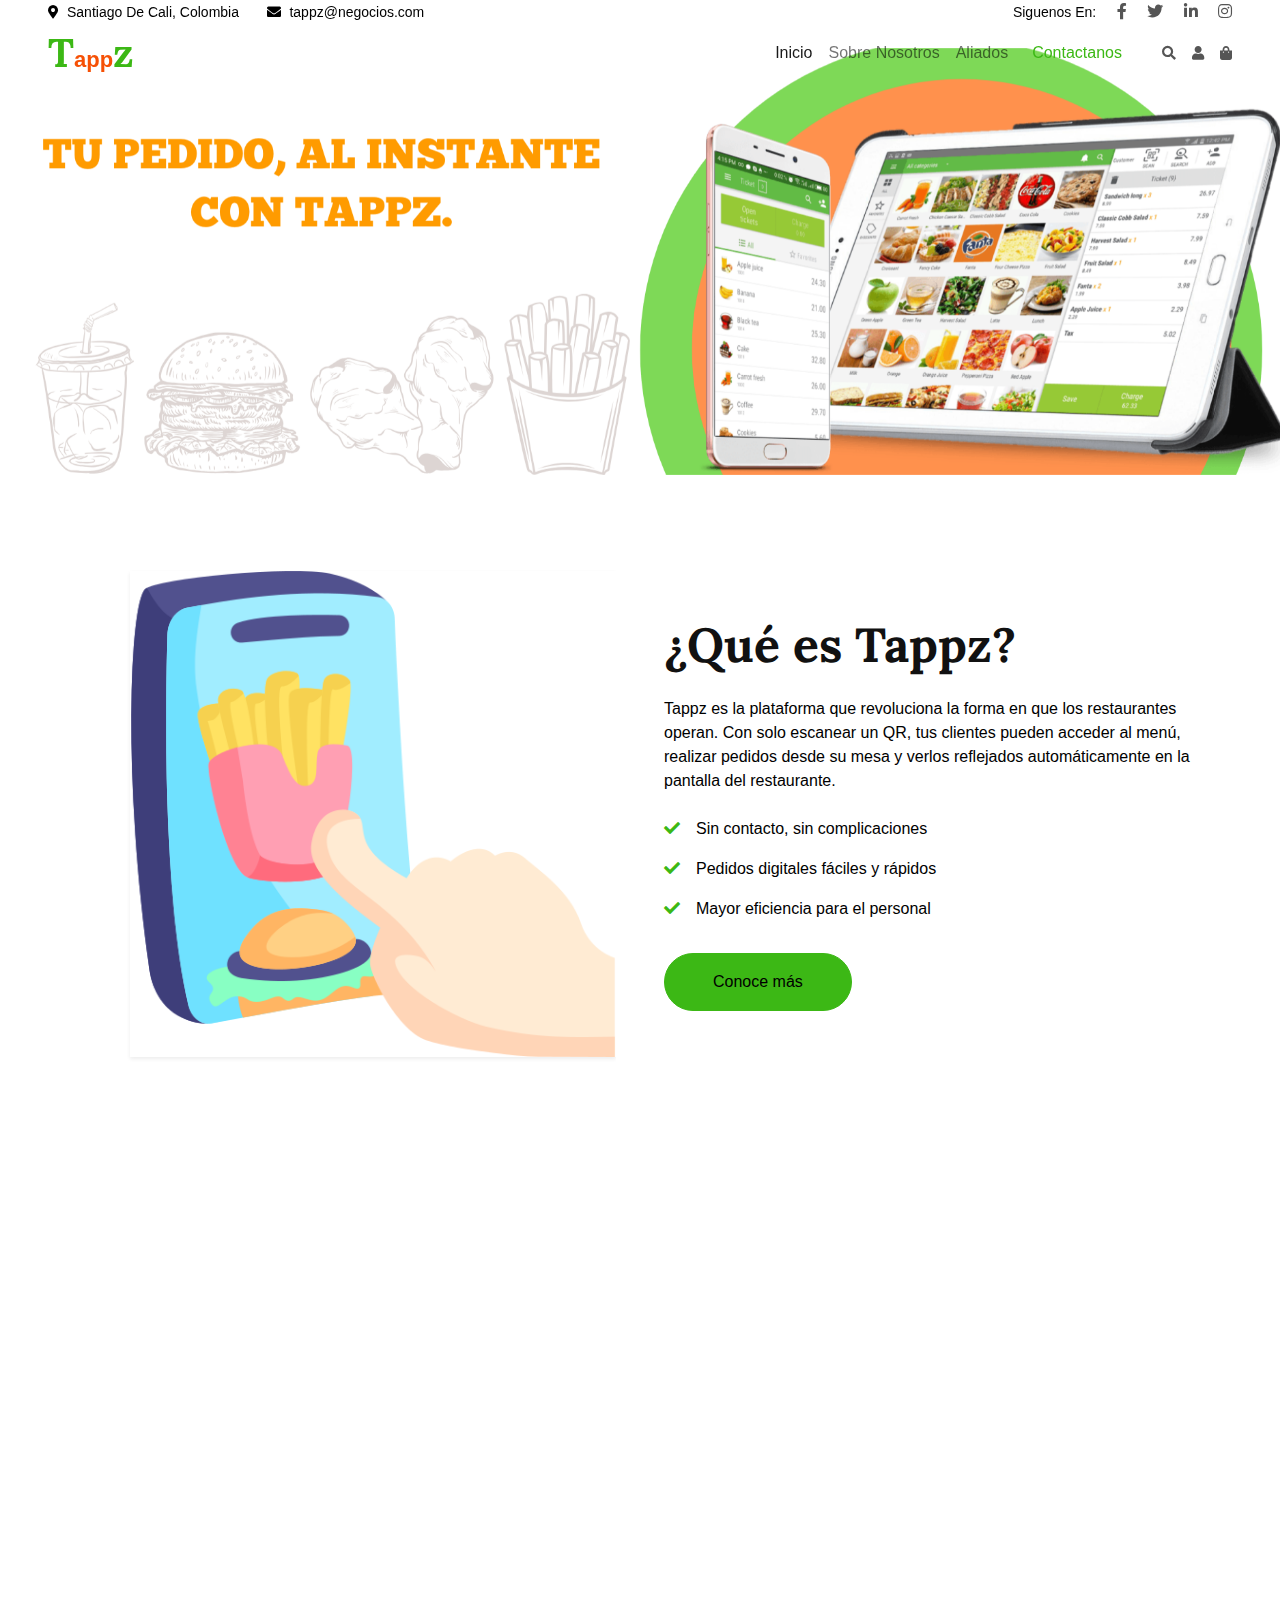
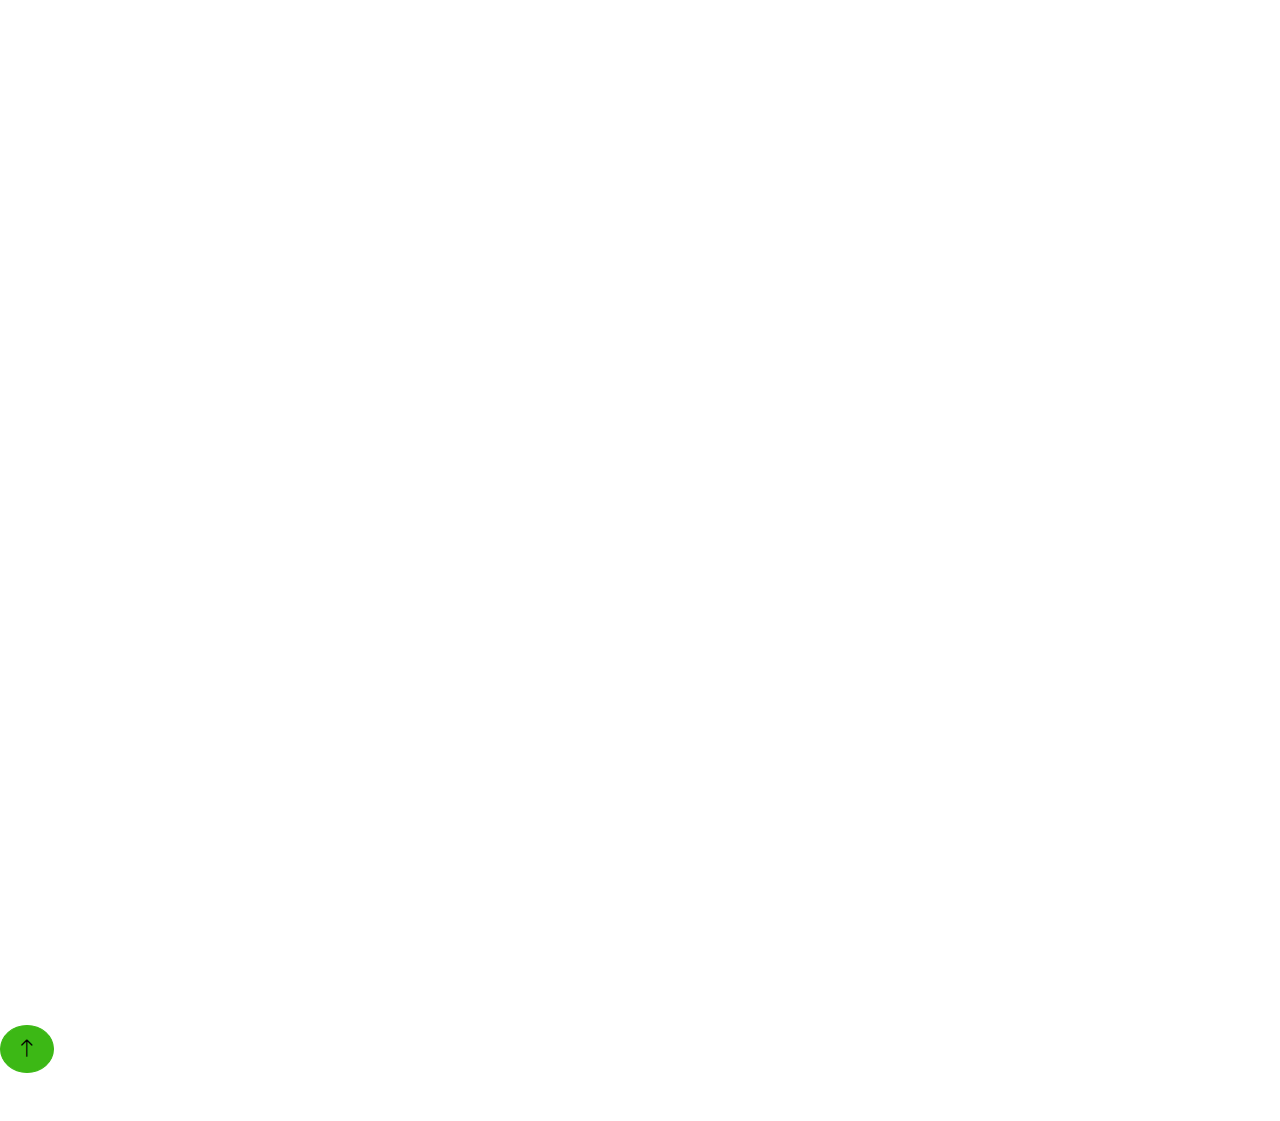
<file: index.html>
<!DOCTYPE html>
<html lang="en">

<head>
    <meta charset="utf-8">
    <title>Tappz</title>
    <meta content="width=device-width, initial-scale=1.0" name="viewport">
    <meta content="" name="keywords">
    <meta content="" name="description">

    <!-- Favicon -->
    <link href="img/favicon.ico" rel="icon">

    <!-- Google Web Fonts -->
    <link rel="preconnect" href="https://fonts.googleapis.com">
    <link rel="preconnect" href="https://fonts.gstatic.com" crossorigin>
    <link href="https://fonts.googleapis.com/css2?family=Open+Sans:wght@400;500&family=Lora:wght@600;700&display=swap" rel="stylesheet"> 

    <!-- Icon Font Stylesheet -->
    <link href="https://cdnjs.cloudflare.com/ajax/libs/font-awesome/5.10.0/css/all.min.css" rel="stylesheet">
    <link href="https://cdn.jsdelivr.net/npm/bootstrap-icons@1.4.1/font/bootstrap-icons.css" rel="stylesheet">

    <!-- Libraries Stylesheet -->
    <link href="lib/animate/animate.min.css" rel="stylesheet">
    <link href="lib/owlcarousel/assets/owl.carousel.min.css" rel="stylesheet">

    <!-- Customized Bootstrap Stylesheet -->
    <link href="css/bootstrap.min.css" rel="stylesheet">

    <!-- Template Stylesheet -->
    <link href="css/style.css" rel="stylesheet">
</head>

<body>
    <!-- Spinner Start -->
    <!-- <div id="spinner" class="show bg-white position-fixed translate-middle w-100 vh-100 top-50 start-50 d-flex align-items-center justify-content-center">
        <div class="spinner-border text-primary" role="status"></div>
    </div> -->
    <!-- Spinner End -->


    <!-- Navbar Start -->
    <div class="container-fluid fixed-top px-0 wow fadeIn" data-wow-delay="0.1s">
        <div class="top-bar row gx-0 align-items-center d-none d-lg-flex">
            <div class="col-lg-6 px-5 text-start">
                <small><i class="fa fa-map-marker-alt me-2"></i>Santiago De Cali, Colombia</small>
                <small class="ms-4"><i class="fa fa-envelope me-2"></i>tappz@negocios.com</small>
            </div>
            <div class="col-lg-6 px-5 text-end">
                <small>Siguenos En:</small>
                <a class="text-body ms-3" href=""><i class="fab fa-facebook-f"></i></a>
                <a class="text-body ms-3" href=""><i class="fab fa-twitter"></i></a>
                <a class="text-body ms-3" href=""><i class="fab fa-linkedin-in"></i></a>
                <a class="text-body ms-3" href=""><i class="fab fa-instagram"></i></a>
            </div>
        </div>

        <nav class="navbar navbar-expand-lg navbar-light py-lg-0 px-lg-5 wow fadeIn" data-wow-delay="0.1s">
            <a href="index.html" class="navbar-brand ms-4 ms-lg-0">
                <h1 class="fw-bold text-primary m-0">T<span class="text-secondary">app</span>z</h1>
            </a>
            <button type="button" class="navbar-toggler me-4" data-bs-toggle="collapse" data-bs-target="#navbarCollapse">
                <span class="navbar-toggler-icon"></span>
            </button>
            <div class="collapse navbar-collapse" id="navbarCollapse">
                <div class="navbar-nav ms-auto p-4 p-lg-0">
                    <a href="index.html" class="nav-item nav-link active">Inicio</a>
                    <a href="about.html" class="nav-item nav-link">Sobre Nosotros</a>
                    <a href="product.html" class="nav-item nav-link">Aliados</a>
                   
                    </div>
                    <a href="contact.html" class="nav-item nav-link">Contactanos</a>
                </div>
                <div class="d-none d-lg-flex ms-2">
                    <a class="btn-sm-square bg-white rounded-circle ms-3" href="">
                        <small class="fa fa-search text-body"></small>
                    </a>
                    <a class="btn-sm-square bg-white rounded-circle ms-3" href="">
                        <small class="fa fa-user text-body"></small>
                    </a>
                    <a class="btn-sm-square bg-white rounded-circle ms-3" href="">
                        <small class="fa fa-shopping-bag text-body"></small>
                    </a>
                </div>
            </div>
        </nav>
    </div>
    <!-- Navbar End -->


    <!-- Carousel Start -->
<div class="container-fluid p-0 mb-5 mt-5 wow fadeIn" data-wow-delay="0.1s">
    <div id="header-carousel" class="carousel slide" data-bs-ride="carousel">
        <div class="carousel-inner">
            <!-- Slide 1 -->
            <div class="carousel-item active">
                <img class="w-100" src="img/Fast Food.png" alt="Pedidos digitales con Tappz">
                <div class="carousel-caption d-flex align-items-center h-100">
                    <div class="container">
                        <div class="row justify-content-start">
                            <div class="col-lg-7">  
                                <!-- Puedes agregar aquí contenido si deseas -->
                            </div>
                        </div>
                    </div>
                </div>
            </div>
            <!-- Slide 2 -->
        <!-- Carousel Controls -->
        
        
    </div>
</div>

<!-- Carousel End -->



 <!-- About Start -->
<div class="container-xxl py-5">
    <div class="container">
        <div class="row g-5 align-items-center">
            <div class="col-lg-6 wow fadeIn" data-wow-delay="0.1s">
                <div class="about-img position-relative overflow-hidden p-5 pe-0">
                    <img class="img-fluid w-100 rounded-4 shadow-sm" src="img/menu-online.png" alt="Imagen Tappz en restaurante">
                </div>
            </div>
            <div class="col-lg-6 wow fadeIn" data-wow-delay="0.5s">
                <h1 class="display-5 mb-4">¿Qué es Tappz?</h1>
                <p class="mb-4">Tappz es la plataforma que revoluciona la forma en que los restaurantes operan. Con solo escanear un QR, tus clientes pueden acceder al menú, realizar pedidos desde su mesa y verlos reflejados automáticamente en la pantalla del restaurante.</p>
                <p><i class="fa fa-check text-primary me-3"></i>Sin contacto, sin complicaciones</p>
                <p><i class="fa fa-check text-primary me-3"></i>Pedidos digitales fáciles y rápidos</p>
                <p><i class="fa fa-check text-primary me-3"></i>Mayor eficiencia para el personal</p>
                <a class="btn btn-primary rounded-pill py-3 px-5 mt-3" href="#blog">Conoce más</a>
            </div>
        </div>
    </div>
</div>
<!-- About End -->


 <!-- Blog Start -->
 <style>
    .blog-card {
        border-radius: 8px;
        padding: 15px;
        background-color: #f8f9fa;
    }

    .blog-image {
        max-width: 100%;
        height: 200px;
        object-fit: cover;
        border-radius: 8px;
        margin-bottom: 10px;
    }

    .blog-card a {
        font-size: 1rem;
    }

    .text-muted small {
        font-size: 0.85rem;
    }
</style>


<div class="container-xxl py-5">
    <div class="container">
        <div class="section-header text-center mx-auto mb-5 wow fadeInUp" data-wow-delay="0.1s" style="max-width: 500px;">
            <h1 class="display-5 mb-3">Blog Tappz: Innovación</h1>

            <p>Descubre cómo la tecnología está transformando la experiencia en restaurantes. Aprende sobre las últimas innovaciones que facilitan la conexión entre clientes y restaurantes.</p>
        </div>
        <div class="row g-4">
            <!-- Blog Card 1 -->
            <div class="col-lg-4 col-md-6 wow fadeInUp" data-wow-delay="0.1s">
                <div class="blog-card">
                    <img class="img-fluid blog-image" src="img/cocina.png" alt="Tecnología en el restaurante">
                    <a class="d-block h5 lh-base mb-3" href="">Cómo Tappz transforma el servicio al cliente en restaurantes</a>
                    <div class="text-muted border-top pt-3">
                        <small class="me-3"><i class="fa fa-user text-primary me-2"></i>Equipo Tappz</small>
                        <small><i class="fa fa-calendar text-primary me-2"></i>10 May, 2025</small>
                    </div>
                </div>
            </div>

            <!-- Blog Card 2 -->
            <div class="col-lg-4 col-md-6 wow fadeInUp" data-wow-delay="0.3s">
                <div class="blog-card">
                    <img class="img-fluid blog-image" src="img/app.png" alt="Innovación en la restauración">
                    <a class="d-block h5 lh-base mb-3" href="">Los beneficios de los pedidos digitales en restaurantes</a>
                    <div class="text-muted border-top pt-3">
                        <small class="me-3"><i class="fa fa-user text-primary me-2"></i>Equipo Tappz</small>
                        <small><i class="fa fa-calendar text-primary me-2"></i>12 May, 2025</small>
                    </div>
                </div>
            </div>

            <!-- Blog Card 3 -->
            <div class="col-lg-4 col-md-6 wow fadeInUp" data-wow-delay="0.5s">
                <div class="blog-card">
                    <img class="img-fluid blog-image" src="img/charla.png" alt="La digitalización en el sector gastronómico">
                    <a class="d-block h5 lh-base mb-3" href="">Cómo mejorar la experiencia del cliente con Tappz</a>
                    <div class="text-muted border-top pt-3">
                        <small class="me-3"><i class="fa fa-user text-primary me-2"></i>Equipo Tappz</small>
                        <small><i class="fa fa-calendar text-primary me-2"></i>14 May, 2025</small>
                    </div>
                </div>
            </div>

            <!-- Blog Card 4 -->
            <div class="col-lg-4 col-md-6 wow fadeInUp" data-wow-delay="0.7s">
                <div class="blog-card">
                    <img class="img-fluid blog-image" src="img/alimentacion-saludable.png" alt="Soluciones para restaurantes con Tappz">
                    <a class="d-block h5 lh-base mb-3" href="">La tecnología que impulsa el crecimiento de los restaurantes</a>
                    <div class="text-muted border-top pt-3">
                        <small class="me-3"><i class="fa fa-user text-primary me-2"></i>Equipo Tappz</small>
                        <small><i class="fa fa-calendar text-primary me-2"></i>16 May, 2025</small>
                    </div>
                </div>
            </div>

            <!-- Blog Card 5 -->
            <div class="col-lg-4 col-md-6 wow fadeInUp" data-wow-delay="0.9s">
                <div class="blog-card">
                    <img class="img-fluid blog-image" src="img/velocidad.png" alt="Automatización de pedidos en restaurantes">
                    <a class="d-block h5 lh-base mb-3" href="">Cómo la automatización mejora la eficiencia en restaurantes</a>
                    <div class="text-muted border-top pt-3">
                        <small class="me-3"><i class="fa fa-user text-primary me-2"></i>Equipo Tappz</small>
                        <small><i class="fa fa-calendar text-primary me-2"></i>18 May, 2025</small>
                    </div>
                </div>
            </div>

            <!-- Blog Card 6 -->
            <div class="col-lg-4 col-md-6 wow fadeInUp" data-wow-delay="1.1s">
                <div class="blog-card">
                    <img class="img-fluid blog-image" src="img/transformacion-digital.png" alt="Transformación digital con Tappz">
                    <a class="d-block h5 lh-base mb-3" href="">La transformación digital en la industria gastronómica</a>
                    <div class="text-muted border-top pt-3">
                        <small class="me-3"><i class="fa fa-user text-primary me-2"></i>Equipo Tappz</small>
                        <small><i class="fa fa-calendar text-primary me-2"></i>20 May, 2025</small>
                    </div>
                </div>
            </div>
        </div>
    </div>
</div>

<!-- Blog End -->


   <!-- Inicio del Footer -->
<div class="container-fluid bg-dark footer pt-5 wow fadeIn" data-wow-delay="0.1s">
    <div class="container py-5">
        <div class="row g-5">
            <div class="col-lg-3 col-md-6">
                
                <h1 class="logo-extra-bold text-primary m-0">
                    T<span class="text-secondary">app</span>z
                </h1>
                

                <p>Con Tappz, tu negocio crece con tecnología: gestiona pedidos, inventario y ventas desde una sola app.</p>

                <div class="d-flex pt-2">
                    <a class="btn btn-square btn-outline-light rounded-circle me-1" href=""><i class="fab fa-twitter"></i></a>
                    <a class="btn btn-square btn-outline-light rounded-circle me-1" href=""><i class="fab fa-facebook-f"></i></a>
                    <a class="btn btn-square btn-outline-light rounded-circle me-1" href=""><i class="fab fa-youtube"></i></a>
                    <a class="btn btn-square btn-outline-light rounded-circle me-0" href=""><i class="fab fa-linkedin-in"></i></a>
                </div>
            </div>
            <div class="col-lg-3 col-md-6">
                <h4 class="text-light mb-4">Dirección</h4>
                <p><i class="fa fa-map-marker-alt me-3"></i>Santiago De Cali, Colombia.</p>
                <p><i class="fa fa-phone-alt me-3"></i>+57 312 3456 789</p>
                <p><i class="fa fa-envelope me-3"></i>tapzz@negocios.com</p>
            </div>
            <div class="col-lg-3 col-md-6">
                <h4 class="text-light mb-4">Enlaces Rápidos</h4>
                <a class="btn btn-link" href="">Sobre Nosotros</a>
                <a class="btn btn-link" href="">Contáctanos</a>
                <a class="btn btn-link" href="">Nuestros Servicios</a>
                <a class="btn btn-link" href="">Términos y Condiciones</a>
                <a class="btn btn-link" href="">Soporte</a>
            </div>
            <div class="col-lg-3 col-md-6">
                <h4 class="text-light mb-4">Boletín</h4>
                <p>Recibe noticias y actualizaciones directamente en tu correo.</p>
                <div class="position-relative mx-auto" style="max-width: 400px;">
                    <input class="form-control bg-transparent w-100 py-3 ps-4 pe-5" type="text"
                        placeholder="Tu correo">
                    <button type="button"
                        class="btn btn-primary py-2 position-absolute top-0 end-0 mt-2 me-2">Suscribirse</button>
                </div>
            </div>
        </div>
    </div>
    <div class="container-fluid copyright">
        <div class="container">
            <div class="row">
                <div class="col-md-6 text-center text-md-start mb-3 mb-md-0">
                    &copy; <a href="#">Tappz</a>, Todos los derechos reservados.
                </div>
                
            </div>
        </div>
    </div>
</div>
<!-- Fin del Footer -->


    <!-- Back to Top -->
    <a href="#" class="btn btn-lg btn-primary btn-lg-square rounded-circle back-to-top"><i class="bi bi-arrow-up"></i></a>


    <!-- JavaScript Libraries -->
    <script src="https://code.jquery.com/jquery-3.4.1.min.js"></script>
    <script src="https://cdn.jsdelivr.net/npm/bootstrap@5.0.0/dist/js/bootstrap.bundle.min.js"></script>
    <script src="lib/wow/wow.min.js"></script>
    <script src="lib/easing/easing.min.js"></script>
    <script src="lib/waypoints/waypoints.min.js"></script>
    <script src="lib/owlcarousel/owl.carousel.min.js"></script>

    <!-- Template Javascript -->
    <script src="js/main.js"></script>
</body>

</html>
</file>
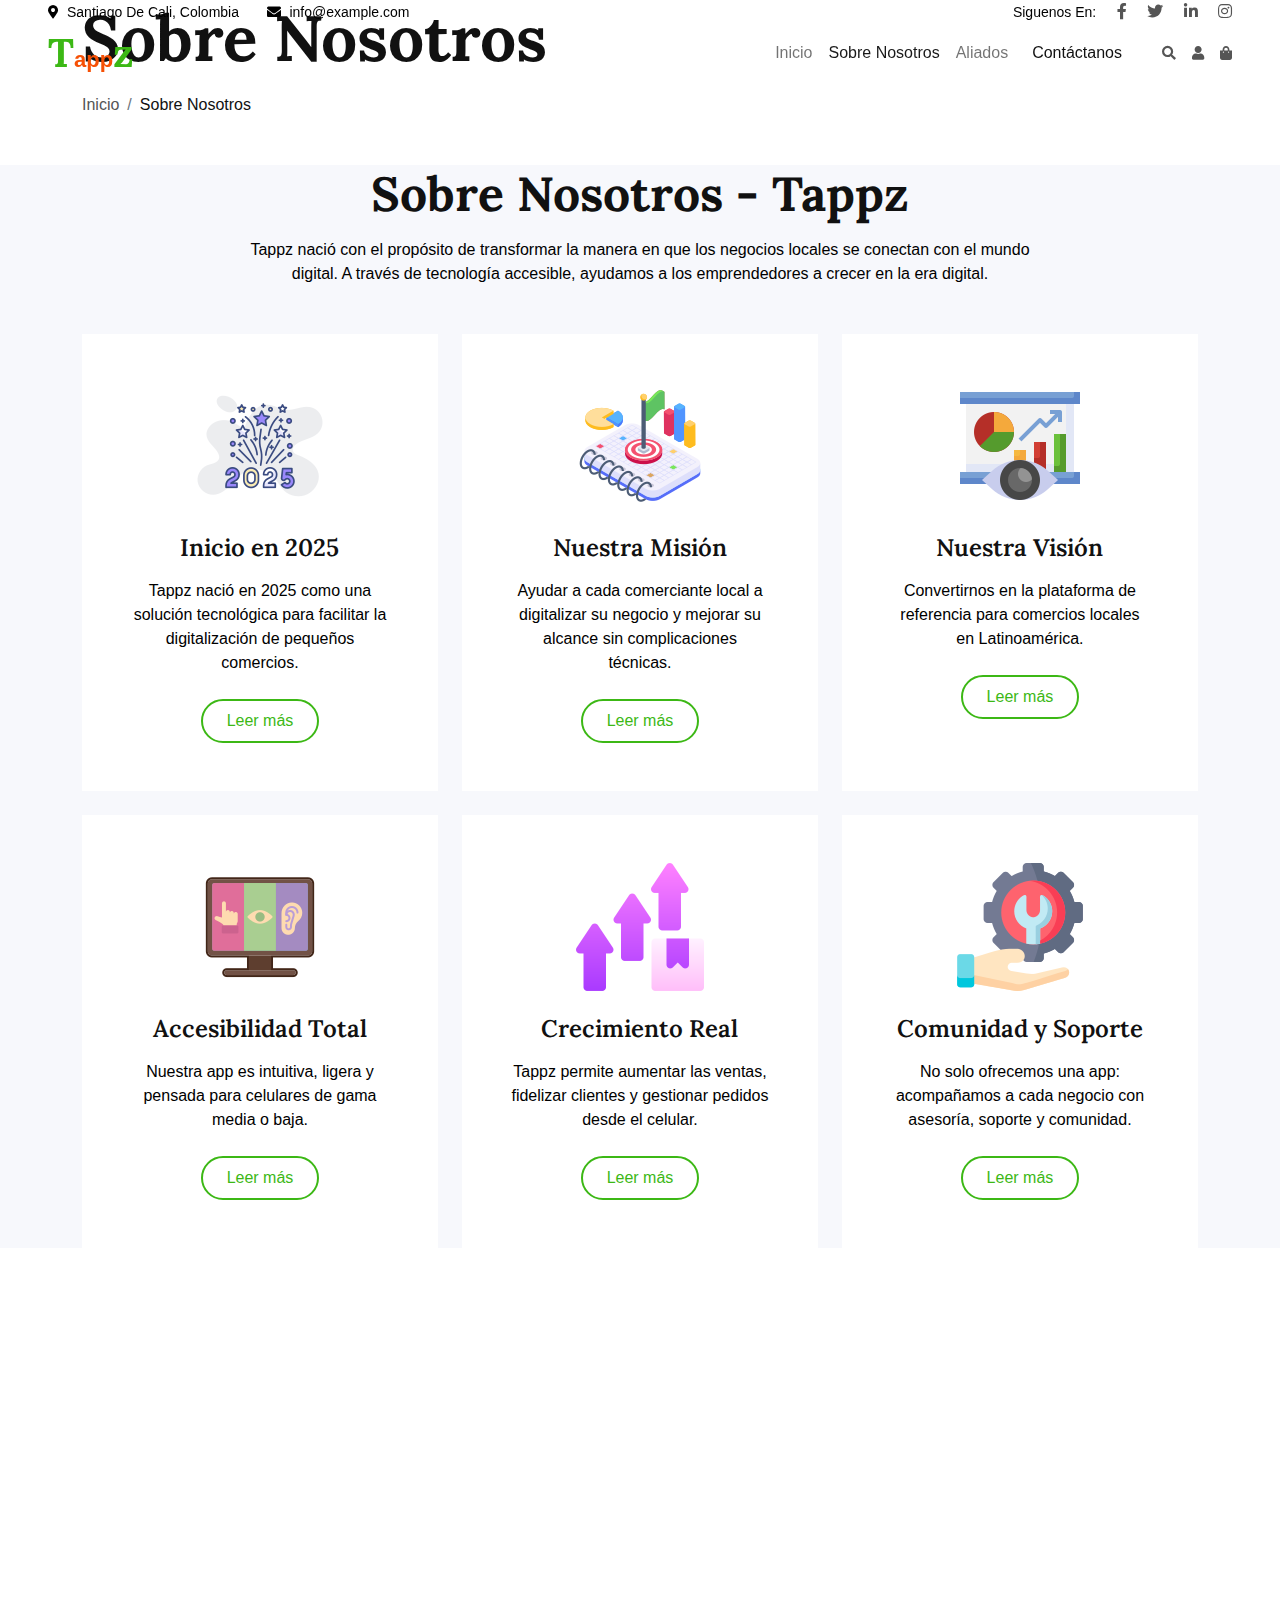
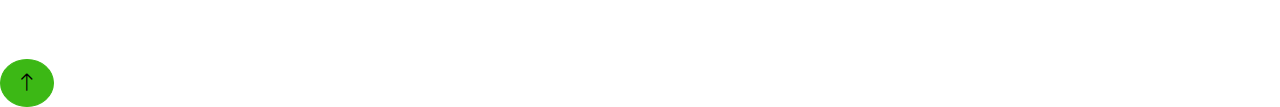
<file: about.html>
<!DOCTYPE html>
<html lang="en">

<head>
    <meta charset="utf-8">
    <title>Foody - Organic Food Website Template</title>
    <meta content="width=device-width, initial-scale=1.0" name="viewport">
    <meta content="" name="keywords">
    <meta content="" name="description">

    <!-- Favicon -->
    <link href="img/favicon.ico" rel="icon">

    <!-- Google Web Fonts -->
    <link rel="preconnect" href="https://fonts.googleapis.com">
    <link rel="preconnect" href="https://fonts.gstatic.com" crossorigin>
    <link href="https://fonts.googleapis.com/css2?family=Open+Sans:wght@400;500&family=Lora:wght@600;700&display=swap" rel="stylesheet"> 

    <!-- Icon Font Stylesheet -->
    <link href="https://cdnjs.cloudflare.com/ajax/libs/font-awesome/5.10.0/css/all.min.css" rel="stylesheet">
    <link href="https://cdn.jsdelivr.net/npm/bootstrap-icons@1.4.1/font/bootstrap-icons.css" rel="stylesheet">

    <!-- Libraries Stylesheet -->
    <link href="lib/animate/animate.min.css" rel="stylesheet">
    <link href="lib/owlcarousel/assets/owl.carousel.min.css" rel="stylesheet">

    <!-- Customized Bootstrap Stylesheet -->
    <link href="css/bootstrap.min.css" rel="stylesheet">

    <!-- Template Stylesheet -->
    <link href="css/style.css" rel="stylesheet">
</head>

<body>
    <!-- Spinner Start -->
    <!-- <div id="spinner" class="show bg-white position-fixed translate-middle w-100 vh-100 top-50 start-50 d-flex align-items-center justify-content-center">
        <div class="spinner-border text-primary" role="status"></div>
    </div> -->
    <!-- Spinner End -->


    <!-- Navbar Start -->
    <div class="container-fluid fixed-top px-0 wow fadeIn" data-wow-delay="0.1s">
        <div class="top-bar row gx-0 align-items-center d-none d-lg-flex">
            <div class="col-lg-6 px-5 text-start">
                <small><i class="fa fa-map-marker-alt me-2"></i>Santiago De Cali, Colombia</small>
                <small class="ms-4"><i class="fa fa-envelope me-2"></i>info@example.com</small>
            </div>
            <div class="col-lg-6 px-5 text-end">
                <small>Siguenos En:</small>
                <a class="text-body ms-3" href=""><i class="fab fa-facebook-f"></i></a>
                <a class="text-body ms-3" href=""><i class="fab fa-twitter"></i></a>
                <a class="text-body ms-3" href=""><i class="fab fa-linkedin-in"></i></a>
                <a class="text-body ms-3" href=""><i class="fab fa-instagram"></i></a>
            </div>
        </div>

        <nav class="navbar navbar-expand-lg navbar-light py-lg-0 px-lg-5 wow fadeIn" data-wow-delay="0.1s">
            <a href="index.html" class="navbar-brand ms-4 ms-lg-0">
                <h1 class="fw-bold text-primary m-0">T<span class="text-secondary">app</span>z</h1>
            </a>
            <button type="button" class="navbar-toggler me-4" data-bs-toggle="collapse" data-bs-target="#navbarCollapse">
                <span class="navbar-toggler-icon"></span>
            </button>
            <div class="collapse navbar-collapse" id="navbarCollapse">
                <div class="navbar-nav ms-auto p-4 p-lg-0">
                    <a href="index.html" class="nav-item nav-link">Inicio</a>
                    <a href="about.html" class="nav-item nav-link active">Sobre Nosotros</a>
                    <a href="product.html" class="nav-item nav-link">Aliados</a>
                    </div>
                    <a href="contact.html" class="nav-item nav-link text-dark">Contáctanos</a>

                </div>
                <div class="d-none d-lg-flex ms-2">
                    <a class="btn-sm-square bg-white rounded-circle ms-3" href="">
                        <small class="fa fa-search text-body"></small>
                    </a>
                    <a class="btn-sm-square bg-white rounded-circle ms-3" href="">
                        <small class="fa fa-user text-body"></small>
                    </a>
                    <a class="btn-sm-square bg-white rounded-circle ms-3" href="">
                        <small class="fa fa-shopping-bag text-body"></small>
                    </a>
                </div>
            </div>
        </nav>
    </div>
    <!-- Navbar End -->


    <!-- Page Header Start -->
    <div class="container-fluid page-header mb-5 wow fadeIn" data-wow-delay="0.1s">
        <div class="container">
            <h1 class="display-3 mb-3 animated slideInDown">Sobre Nosotros</h1>
            <nav aria-label="breadcrumb animated slideInDown">
                <ol class="breadcrumb mb-0">
                    <li class="breadcrumb-item"><a class="text-body" href="#">Inicio</a></li>
                    <li class="breadcrumb-item text-dark active" aria-current="page">Sobre Nosotros</li>
                </ol>
            </nav>
        </div>
    </div>
    <!-- Page Header End -->

    <!-- Feature Start -->
    <!-- Sobre Nosotros - Tappz -->
<div class="container-fluid bg-light bg-icon py-6">
    <div class="container">
        <div class="section-header text-center mx-auto mb-5 wow fadeInUp" data-wow-delay="0.1s" style="max-width: 800px;">
            <h1 class="display-5 mb-3">Sobre Nosotros - Tappz</h1>
            <p>Tappz nació con el propósito de transformar la manera en que los negocios locales se conectan con el mundo digital. A través de tecnología accesible, ayudamos a los emprendedores a crecer en la era digital.</p>
        </div>
        <div class="row g-4">
            <!-- Bloque 1 -->
            <div class="col-lg-4 col-md-6 wow fadeInUp" data-wow-delay="0.1s">
                <div class="bg-white text-center h-100 p-4 p-xl-5">
                    <img class="img-fluid mb-4" src="img/2025.png" alt="">
                    <h4 class="mb-3">Inicio en 2025</h4>
                    <p class="mb-4">Tappz nació en 2025 como una solución tecnológica para facilitar la digitalización de pequeños comercios.</p>
                    <a class="btn btn-outline-primary border-2 py-2 px-4 rounded-pill" href="#">Leer más</a>
                </div>
            </div>
            <!-- Bloque 2 -->
            <div class="col-lg-4 col-md-6 wow fadeInUp" data-wow-delay="0.2s">
                <div class="bg-white text-center h-100 p-4 p-xl-5">
                    <img class="img-fluid mb-4" src="img/motivacion.png" alt="">
                    <h4 class="mb-3">Nuestra Misión</h4>
                    <p class="mb-4">Ayudar a cada comerciante local a digitalizar su negocio y mejorar su alcance sin complicaciones técnicas.</p>
                    <a class="btn btn-outline-primary border-2 py-2 px-4 rounded-pill" href="#">Leer más</a>
                </div>
            </div>
            <!-- Bloque 3 -->
            <div class="col-lg-4 col-md-6 wow fadeInUp" data-wow-delay="0.3s">
                <div class="bg-white text-center h-100 p-4 p-xl-5">
                    <img class="img-fluid mb-4" src="img/enfocar.png" alt="">
                    <h4 class="mb-3">Nuestra Visión</h4>
                    <p class="mb-4">Convertirnos en la plataforma de referencia para comercios locales en Latinoamérica.</p>
                    <a class="btn btn-outline-primary border-2 py-2 px-4 rounded-pill" href="#">Leer más</a>
                </div>
            </div>
            <!-- Bloque 4 -->
            <div class="col-lg-4 col-md-6 wow fadeInUp" data-wow-delay="0.4s">
                <div class="bg-white text-center h-100 p-4 p-xl-5">
                    <img class="img-fluid mb-4" src="img/accesibilidad.png" alt="">
                    <h4 class="mb-3">Accesibilidad Total</h4>
                    <p class="mb-4">Nuestra app es intuitiva, ligera y pensada para celulares de gama media o baja.</p>
                    <a class="btn btn-outline-primary border-2 py-2 px-4 rounded-pill" href="#">Leer más</a>
                </div>
            </div>
            <!-- Bloque 5 -->
            <div class="col-lg-4 col-md-6 wow fadeInUp" data-wow-delay="0.5s">
                <div class="bg-white text-center h-100 p-4 p-xl-5">
                    <img class="img-fluid mb-4" src="img/desarrollo-de-carrera.png" alt="">
                    <h4 class="mb-3">Crecimiento Real</h4>
                    <p class="mb-4">Tappz permite aumentar las ventas, fidelizar clientes y gestionar pedidos desde el celular.</p>
                    <a class="btn btn-outline-primary border-2 py-2 px-4 rounded-pill" href="#">Leer más</a>
                </div>
            </div>
            <!-- Bloque 6 -->
            <div class="col-lg-4 col-md-6 wow fadeInUp" data-wow-delay="0.6s">
                <div class="bg-white text-center h-100 p-4 p-xl-5">
                    <img class="img-fluid mb-4" src="img/soporte-tecnico.png" alt="">
                    <h4 class="mb-3">Comunidad y Soporte</h4>
                    <p class="mb-4">No solo ofrecemos una app: acompañamos a cada negocio con asesoría, soporte y comunidad.</p>
                    <a class="btn btn-outline-primary border-2 py-2 px-4 rounded-pill" href="#">Leer más</a>
                </div>
            </div>
        </div>
    </div>
</div>
<!-- Sobre Nosotros End -->



    <!-- Footer Start -->
    <div class="container-fluid bg-dark footer pt-5 wow fadeIn" data-wow-delay="0.1s">
        <div class="container py-5">
            <div class="row g-5">
                <div class="col-lg-3 col-md-6">
                    <h1 class="fw-bold text-primary m-0">T<span class="text-secondary">app</span>z</h1>
                    <p>Con Tappz, tu negocio crece con tecnología: gestiona pedidos, inventario y ventas desde una sola app.</p>
    
                    <div class="d-flex pt-2">
                        <a class="btn btn-square btn-outline-light rounded-circle me-1" href=""><i class="fab fa-twitter"></i></a>
                        <a class="btn btn-square btn-outline-light rounded-circle me-1" href=""><i class="fab fa-facebook-f"></i></a>
                        <a class="btn btn-square btn-outline-light rounded-circle me-1" href=""><i class="fab fa-youtube"></i></a>
                        <a class="btn btn-square btn-outline-light rounded-circle me-0" href=""><i class="fab fa-linkedin-in"></i></a>
                    </div>
                </div>
                <div class="col-lg-3 col-md-6">
                    <h4 class="text-light mb-4">Dirección</h4>
                    <p><i class="fa fa-map-marker-alt me-3"></i>Santiago De Cali, Colombia.</p>
                    <p><i class="fa fa-phone-alt me-3"></i>+57 312 3456 789</p>
                    <p><i class="fa fa-envelope me-3"></i>tapzz@negocios.com</p>
                </div>
                <div class="col-lg-3 col-md-6">
                    <h4 class="text-light mb-4">Enlaces Rápidos</h4>
                    <a class="btn btn-link" href="">Sobre Nosotros</a>
                    <a class="btn btn-link" href="">Contáctanos</a>
                    <a class="btn btn-link" href="">Nuestros Servicios</a>
                    <a class="btn btn-link" href="">Términos y Condiciones</a>
                    <a class="btn btn-link" href="">Soporte</a>
                </div>
                <div class="col-lg-3 col-md-6">
                    <h4 class="text-light mb-4">Boletín</h4>
                    <p>Recibe noticias y actualizaciones directamente en tu correo.</p>
                    <div class="position-relative mx-auto" style="max-width: 400px;">
                        <input class="form-control bg-transparent w-100 py-3 ps-4 pe-5" type="text"
                            placeholder="Tu correo">
                        <button type="button"
                            class="btn btn-primary py-2 position-absolute top-0 end-0 mt-2 me-2">Suscribirse</button>
                    </div>
                </div>
            </div>
        </div>
        <div class="container-fluid copyright">
            <div class="container">
                <div class="row">
                    <div class="col-md-6 text-center text-md-start mb-3 mb-md-0">
                        &copy; <a href="#">Tappz</a>, Todos los derechos reservados.
                    </div>
                    
                </div>
            </div>
        </div>
    </div>

    <!-- Back to Top -->
    <a href="#" class="btn btn-lg btn-primary btn-lg-square rounded-circle back-to-top"><i class="bi bi-arrow-up"></i></a>


    <!-- JavaScript Libraries -->
    <script src="https://code.jquery.com/jquery-3.4.1.min.js"></script>
    <script src="https://cdn.jsdelivr.net/npm/bootstrap@5.0.0/dist/js/bootstrap.bundle.min.js"></script>
    <script src="lib/wow/wow.min.js"></script>
    <script src="lib/easing/easing.min.js"></script>
    <script src="lib/waypoints/waypoints.min.js"></script>
    <script src="lib/owlcarousel/owl.carousel.min.js"></script>

    <!-- Template Javascript -->
    <script src="js/main.js"></script>
</body>

</html>
</file>
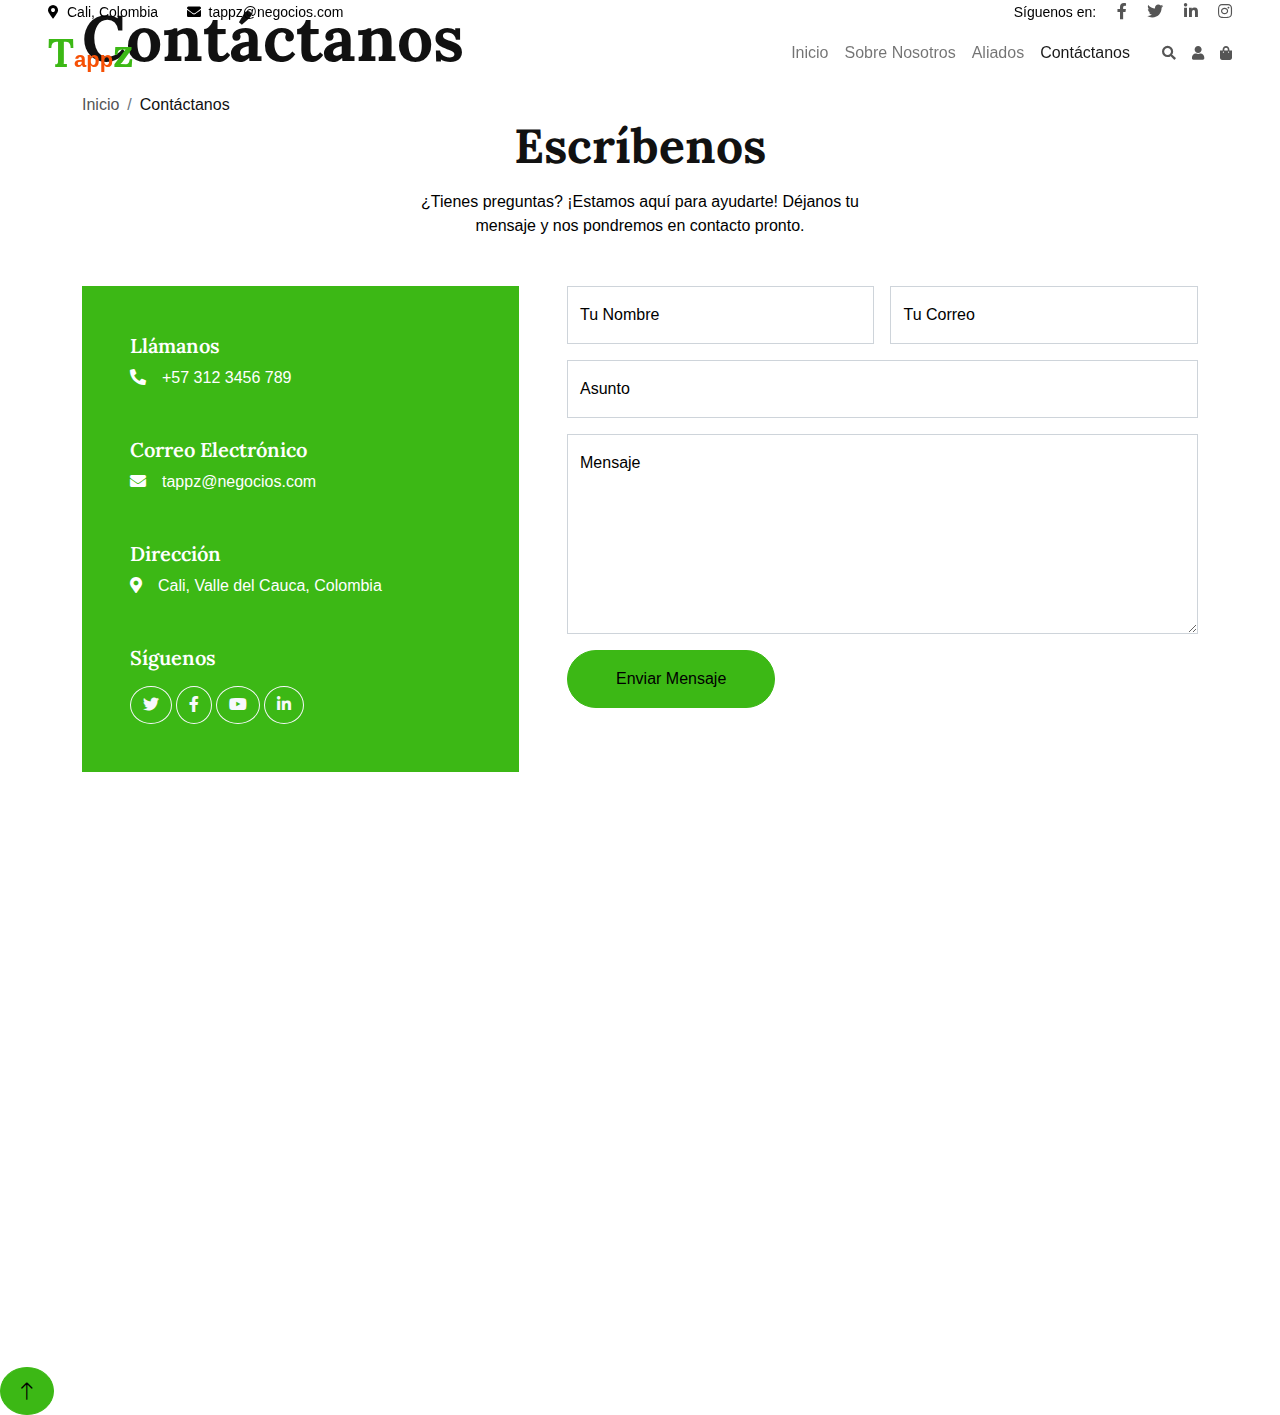
<file: contact.html>
<!DOCTYPE html>
<html lang="es">

<head>
    <meta charset="utf-8">
    <title>Tappz</title>
    <meta content="width=device-width, initial-scale=1.0" name="viewport">
    <meta content="comida orgánica, saludable, mercado" name="keywords">
    <meta content="" name="description">

    <link href="img/telefono-inteligente.png" rel="icon">
    <link rel="preconnect" href="https://fonts.googleapis.com">
    <link rel="preconnect" href="https://fonts.gstatic.com" crossorigin>
    <link href="https://fonts.googleapis.com/css2?family=Open+Sans:wght@400;500&family=Lora:wght@600;700&display=swap" rel="stylesheet">
    <link href="https://cdnjs.cloudflare.com/ajax/libs/font-awesome/5.10.0/css/all.min.css" rel="stylesheet">
    <link href="https://cdn.jsdelivr.net/npm/bootstrap-icons@1.4.1/font/bootstrap-icons.css" rel="stylesheet">
    <link href="lib/animate/animate.min.css" rel="stylesheet">
    <link href="lib/owlcarousel/assets/owl.carousel.min.css" rel="stylesheet">
    <link href="css/bootstrap.min.css" rel="stylesheet">
    <link href="css/style.css" rel="stylesheet">
</head>

<body>

    <!-- Navbar Inicio -->
    <div class="container-fluid fixed-top px-0 wow fadeIn" data-wow-delay="0.1s">
        <div class="top-bar row gx-0 align-items-center d-none d-lg-flex">
            <div class="col-lg-6 px-5 text-start">
                <small><i class="fa fa-map-marker-alt me-2"></i>Cali, Colombia</small>
                <small class="ms-4"><i class="fa fa-envelope me-2"></i>tappz@negocios.com</small>
            </div>
            <div class="col-lg-6 px-5 text-end">
                <small>Síguenos en:</small>
                <a class="text-body ms-3" href=""><i class="fab fa-facebook-f"></i></a>
                <a class="text-body ms-3" href=""><i class="fab fa-twitter"></i></a>
                <a class="text-body ms-3" href=""><i class="fab fa-linkedin-in"></i></a>
                <a class="text-body ms-3" href=""><i class="fab fa-instagram"></i></a>
            </div>
        </div>

        <nav class="navbar navbar-expand-lg navbar-light py-lg-0 px-lg-5 wow fadeIn" data-wow-delay="0.1s">
            <a href="index.html" class="navbar-brand ms-4 ms-lg-0">
                <h1 class="fw-bold text-primary m-0">T<span class="text-secondary">app</span>z</h1>
            </a>
            <button type="button" class="navbar-toggler me-4" data-bs-toggle="collapse" data-bs-target="#navbarCollapse">
                <span class="navbar-toggler-icon"></span>
            </button>
            <div class="collapse navbar-collapse" id="navbarCollapse">
                <div class="navbar-nav ms-auto p-4 p-lg-0">
                    <a href="index.html" class="nav-item nav-link">Inicio</a>
                    <a href="about.html" class="nav-item nav-link">Sobre Nosotros</a>
                    <a href="product.html" class="nav-item nav-link">Aliados</a>
                    <a href="contact.html" class="nav-item nav-link active">Contáctanos</a>
                </div>
                <div class="d-none d-lg-flex ms-2">
                    <a class="btn-sm-square bg-white rounded-circle ms-3" href=""><small class="fa fa-search text-body"></small></a>
                    <a class="btn-sm-square bg-white rounded-circle ms-3" href=""><small class="fa fa-user text-body"></small></a>
                    <a class="btn-sm-square bg-white rounded-circle ms-3" href=""><small class="fa fa-shopping-bag text-body"></small></a>
                </div>
            </div>
        </nav>
    </div>
    <!-- Navbar Fin -->

    <!-- Encabezado -->
    <div class="container-fluid page-header wow fadeIn" data-wow-delay="0.1s">
        <div class="container">
            <h1 class="display-3 mb-3 animated slideInDown">Contáctanos</h1>
            <nav aria-label="breadcrumb animated slideInDown">
                <ol class="breadcrumb mb-0">
                    <li class="breadcrumb-item"><a class="text-body" href="#">Inicio</a></li>
                    <li class="breadcrumb-item text-dark active" aria-current="page">Contáctanos</li>
                </ol>
            </nav>
        </div>
    </div>

    <!-- Contacto -->
    <div class="container-xxl py-6">
        <div class="container">
            <div class="section-header text-center mx-auto mb-5 wow fadeInUp" data-wow-delay="0.1s" style="max-width: 500px;">
                <h1 class="display-5 mb-3">Escríbenos</h1>
                <p>¿Tienes preguntas? ¡Estamos aquí para ayudarte! Déjanos tu mensaje y nos pondremos en contacto pronto.</p>
            </div>
            <div class="row g-5 justify-content-center">
                <div class="col-lg-5 col-md-12 wow fadeInUp" data-wow-delay="0.1s">
                    <div class="bg-primary text-white d-flex flex-column justify-content-center h-100 p-5">
                        <h5 class="text-white">Llámanos</h5>
                        <p class="mb-5"><i class="fa fa-phone-alt me-3"></i>+57 312 3456 789</p>
                        <h5 class="text-white">Correo Electrónico</h5>
                        <p class="mb-5"><i class="fa fa-envelope me-3"></i>tappz@negocios.com</p>
                        <h5 class="text-white">Dirección</h5>
                        <p class="mb-5"><i class="fa fa-map-marker-alt me-3"></i>Cali, Valle del Cauca, Colombia</p>
                        <h5 class="text-white">Síguenos</h5>
                        <div class="d-flex pt-2">
                            <a class="btn btn-square btn-outline-light rounded-circle me-1" href="#"><i class="fab fa-twitter"></i></a>
                            <a class="btn btn-square btn-outline-light rounded-circle me-1" href="#"><i class="fab fa-facebook-f"></i></a>
                            <a class="btn btn-square btn-outline-light rounded-circle me-1" href="#"><i class="fab fa-youtube"></i></a>
                            <a class="btn btn-square btn-outline-light rounded-circle me-0" href="#"><i class="fab fa-linkedin-in"></i></a>
                        </div>
                    </div>
                </div>
                <div class="col-lg-7 col-md-12 wow fadeInUp" data-wow-delay="0.5s">
                    <form>
                        <div class="row g-3">
                            <div class="col-md-6">
                                <div class="form-floating">
                                    <input type="text" class="form-control" id="name" placeholder="Tu Nombre">
                                    <label for="name">Tu Nombre</label>
                                </div>
                            </div>
                            <div class="col-md-6">
                                <div class="form-floating">
                                    <input type="email" class="form-control" id="email" placeholder="Tu Correo">
                                    <label for="email">Tu Correo</label>
                                </div>
                            </div>
                            <div class="col-12">
                                <div class="form-floating">
                                    <input type="text" class="form-control" id="subject" placeholder="Asunto">
                                    <label for="subject">Asunto</label>
                                </div>
                            </div>
                            <div class="col-12">
                                <div class="form-floating">
                                    <textarea class="form-control" placeholder="Escribe tu mensaje aquí" id="message" style="height: 200px"></textarea>
                                    <label for="message">Mensaje</label>
                                </div>
                            </div>
                            <div class="col-12">
                                <button class="btn btn-primary rounded-pill py-3 px-5" type="submit">Enviar Mensaje</button>
                            </div>
                        </div>
                    </form>
                </div>
            </div>
        </div>
    </div>

    <!-- Mapa Google -->
    <div class="container-xxl px-0 wow fadeIn" data-wow-delay="0.1s" style="margin-bottom: -6px;">
        <iframe class="w-100" style="height: 450px;" src="https://www.google.com/maps/embed?pb=..." frameborder="0" allowfullscreen="" aria-hidden="false" tabindex="0"></iframe>
    </div>

    <!-- Footer -->
    <div class="container-fluid bg-dark footer pt-5 wow fadeIn" data-wow-delay="0.1s">
        <div class="container py-5">
            <!-- ... contenido del footer ... -->
        </div>
    </div>

    <a href="#" class="btn btn-lg btn-primary btn-lg-square rounded-circle back-to-top"><i class="bi bi-arrow-up"></i></a>

    <!-- Scripts -->
    <script src="https://code.jquery.com/jquery-3.4.1.min.js"></script>
    <script src="https://cdn.jsdelivr.net/npm/bootstrap@5.0.0/dist/js/bootstrap.bundle.min.js"></script>
    <script src="lib/wow/wow.min.js"></script>
    <script src="lib/easing/easing.min.js"></script>
    <script src="lib/waypoints/waypoints.min.js"></script>
    <script src="lib/owlcarousel/owl.carousel.min.js"></script>
    <script src="js/main.js"></script>
</body>

</html>
</file>
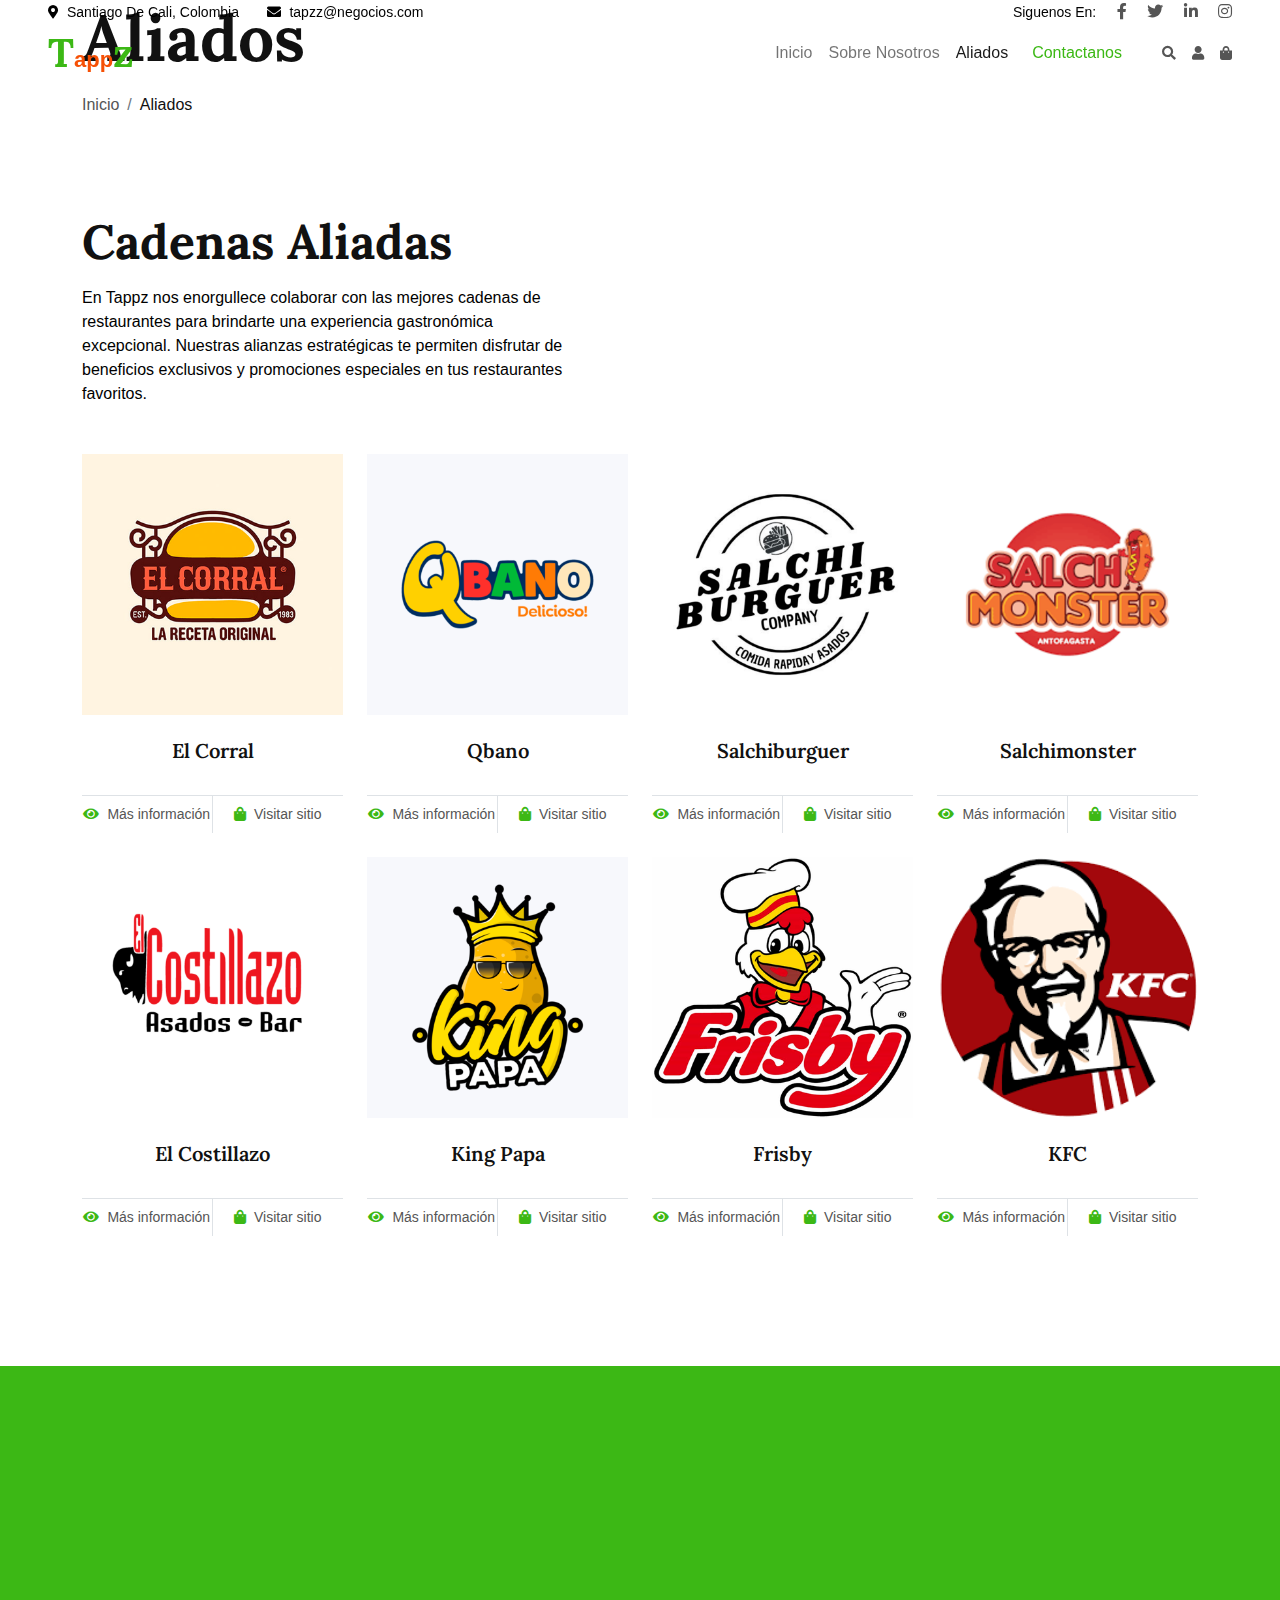
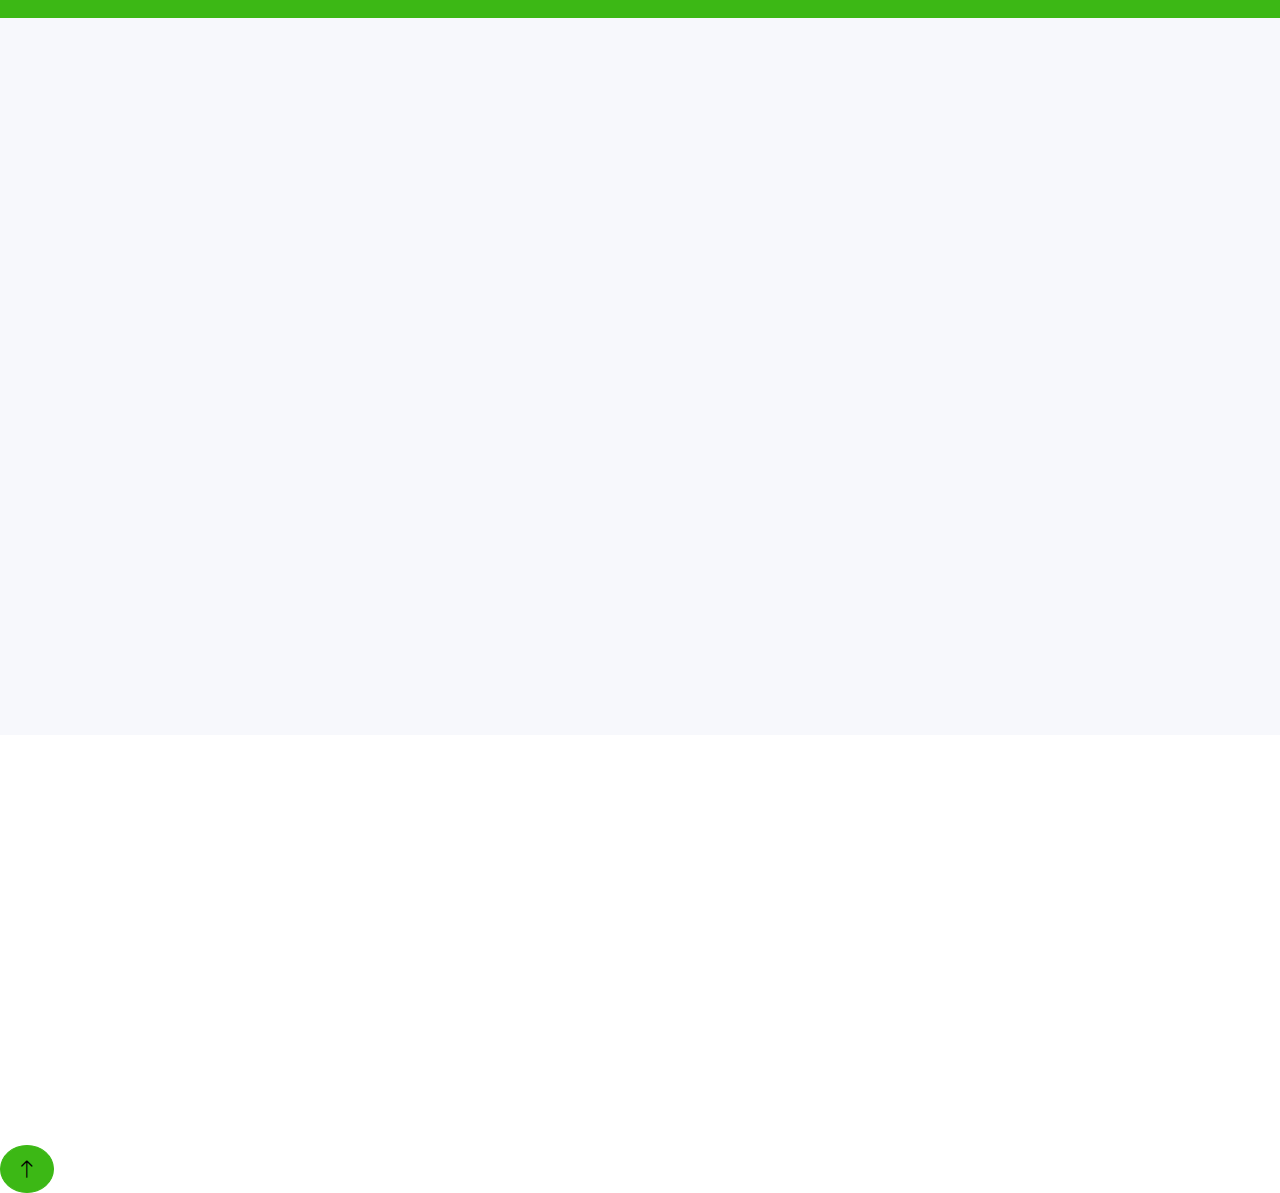
<file: product.html>
<!DOCTYPE html>
<html lang="en">

<head>
    <meta charset="utf-8">
    <title>Foody - Organic Food Website Template</title>
    <meta content="width=device-width, initial-scale=1.0" name="viewport">
    <meta content="" name="keywords">
    <meta content="" name="description">

    <!-- Favicon -->
    <link href="img/favicon.ico" rel="icon">

    <!-- Google Web Fonts -->
    <link rel="preconnect" href="https://fonts.googleapis.com">
    <link rel="preconnect" href="https://fonts.gstatic.com" crossorigin>
    <link href="https://fonts.googleapis.com/css2?family=Open+Sans:wght@400;500&family=Lora:wght@600;700&display=swap"
        rel="stylesheet">

    <!-- Icon Font Stylesheet -->
    <link href="https://cdnjs.cloudflare.com/ajax/libs/font-awesome/5.10.0/css/all.min.css" rel="stylesheet">
    <link href="https://cdn.jsdelivr.net/npm/bootstrap-icons@1.4.1/font/bootstrap-icons.css" rel="stylesheet">

    <!-- Libraries Stylesheet -->
    <link href="lib/animate/animate.min.css" rel="stylesheet">
    <link href="lib/owlcarousel/assets/owl.carousel.min.css" rel="stylesheet">

    <!-- Customized Bootstrap Stylesheet -->
    <link href="css/bootstrap.min.css" rel="stylesheet">

    <!-- Template Stylesheet -->
    <link href="css/style.css" rel="stylesheet">
</head>

<body>
    <!-- Spinner Start -->
    <!-- <div id="spinner"
        class="show bg-white position-fixed translate-middle w-100 vh-100 top-50 start-50 d-flex align-items-center justify-content-center">
        <div class="spinner-border text-primary" role="status"></div>
    </div> -->
    <!-- Spinner End -->


    <!-- Navbar Start -->
    <div class="container-fluid fixed-top px-0 wow fadeIn" data-wow-delay="0.1s">
        <div class="top-bar row gx-0 align-items-center d-none d-lg-flex">
            <div class="col-lg-6 px-5 text-start">
                <small><i class="fa fa-map-marker-alt me-2"></i>Santiago De Cali, Colombia</small>
                <small class="ms-4"><i class="fa fa-envelope me-2"></i>tapzz@negocios.com</small>
            </div>
            <div class="col-lg-6 px-5 text-end">
                <small>Siguenos En:</small>
                <a class="text-body ms-3" href=""><i class="fab fa-facebook-f"></i></a>
                <a class="text-body ms-3" href=""><i class="fab fa-twitter"></i></a>
                <a class="text-body ms-3" href=""><i class="fab fa-linkedin-in"></i></a>
                <a class="text-body ms-3" href=""><i class="fab fa-instagram"></i></a>
            </div>
        </div>

        <nav class="navbar navbar-expand-lg navbar-light py-lg-0 px-lg-5 wow fadeIn" data-wow-delay="0.1s">
            <a href="index.html" class="navbar-brand ms-4 ms-lg-0">
                <h1 class="fw-bold text-primary m-0">T<span class="text-secondary">app</span>z</h1>
            </a>
            <button type="button" class="navbar-toggler me-4" data-bs-toggle="collapse"
                data-bs-target="#navbarCollapse">
                <span class="navbar-toggler-icon"></span>
            </button>
            <div class="collapse navbar-collapse" id="navbarCollapse">
                <div class="navbar-nav ms-auto p-4 p-lg-0">
                    <a href="index.html" class="nav-item nav-link">Inicio</a>
                    <a href="about.html" class="nav-item nav-link">Sobre Nosotros</a>
                    <a href="product.html" class="nav-item nav-link active">Aliados</a>
                    
                    </div>
                    <a href="contact.html" class="nav-item nav-link">Contactanos</a>
                </div>
                <div class="d-none d-lg-flex ms-2">
                    <a class="btn-sm-square bg-white rounded-circle ms-3" href=""><small class="fa fa-search text-body"></small></a>
                    <a class="btn-sm-square bg-white rounded-circle ms-3" href=""><small class="fa fa-user text-body"></small></a>
                    <a class="btn-sm-square bg-white rounded-circle ms-3" href=""><small class="fa fa-shopping-bag text-body"></small></a>
                </div>
            </div>
        </nav>
    </div>
    <!-- Navbar End --> 
    <!-- Page Header Start -->
    <div class="container-fluid page-header mb-5 wow fadeIn" data-wow-delay="0.1s">
        <div class="container">
            <h1 class="display-3 mb-3 animated slideInDown">Aliados</h1>
            <nav aria-label="breadcrumb animated slideInDown">
                <ol class="breadcrumb mb-0">
                    <li class="breadcrumb-item"><a class="text-body" href="#">Inicio</a></li>
                    <li class="breadcrumb-item text-dark active" aria-current="page">Aliados</li>
                </ol>
            </nav>
        </div>
    </div>
    <!-- Page Header End -->


    <!-- Product Start -->
    <div class="container-xxl py-5">
        <div class="container">
            <div class="row g-0 gx-5 align-items-end">
                <div class="col-lg-6">
                    <div class="section-header text-start mb-5 wow fadeInUp" data-wow-delay="0.1s"
                        style="max-width: 500px;">
                        <h1 class="display-5 mb-3">Cadenas Aliadas</h1>
                        <p>En Tappz nos enorgullece colaborar con las mejores cadenas de restaurantes para brindarte una experiencia gastronómica excepcional. Nuestras alianzas estratégicas te permiten disfrutar de beneficios exclusivos y promociones especiales en tus restaurantes favoritos.</p>
                    </div>
                </div>
                <div class="tab-content">
                    <!-- Añadimos estilos de fuentes -->
                    <div id="tab-1" class="tab-pane fade show p-0 active">
                        <div class="row g-4">
                            <div class="col-xl-3 col-lg-4 col-md-6 wow fadeInUp" data-wow-delay="0.1s">
                                <div class="product-item">
                                    <div class="position-relative bg-light overflow-hidden">
                                        <img class="img-fluid w-100" src="img/corral.png" alt="">
                                    </div>
                                    <div class="text-center p-4">
                                        <a class="d-block h5 mb-2" href="">El Corral</a>
                                    </div>
                                    <div class="d-flex border-top">
                                        <small class="w-50 text-center border-end py-2">
                                            <a class="text-body" href="https://www.elcorral.com/"><i class="fa fa-eye text-primary me-2"></i>Más información</a>
                                        </small>
                                        <small class="w-50 text-center py-2">
                                            <a class="text-body" href="https://www.elcorral.com/"><i class="fa fa-shopping-bag text-primary me-2"></i>Visitar sitio</a>
                                        </small>
                                    </div>
                                </div>
                            </div>
                            <div class="col-xl-3 col-lg-4 col-md-6 wow fadeInUp" data-wow-delay="0.3s">
                                <div class="product-item">
                                    <div class="position-relative bg-light overflow-hidden">
                                        <img class="img-fluid w-100" src="img/qbano.png" alt="">
                                    </div>
                                    <div class="text-center p-4">
                                        <a class="d-block h5 mb-2" href="">Qbano</a>
                                    </div>
                                    <div class="d-flex border-top">
                                        <small class="w-50 text-center border-end py-2">
                                            <a class="text-body" href="https://sandwichqbano.com/"><i class="fa fa-eye text-primary me-2"></i>Más información</a>
                                        </small>
                                        <small class="w-50 text-center py-2">
                                            <a class="text-body" href="https://sandwichqbano.com/"><i class="fa fa-shopping-bag text-primary me-2"></i>Visitar sitio</a>
                                        </small>
                                    </div>
                                </div>
                            </div>
                            <div class="col-xl-3 col-lg-4 col-md-6 wow fadeInUp" data-wow-delay="0.5s">
                                <div class="product-item">
                                    <div class="position-relative bg-light overflow-hidden">
                                        <img class="img-fluid w-100" src="img/salchiburguer.png" alt="">
                                    </div>
                                    <div class="text-center p-4">
                                        <a class="d-block h5 mb-2" href="">Salchiburguer</a>
                                    </div>
                                    <div class="d-flex border-top">
                                        <small class="w-50 text-center border-end py-2">
                                            <a class="text-body" href="#"><i class="fa fa-eye text-primary me-2"></i>Más información</a>
                                        </small>
                                        <small class="w-50 text-center py-2">
                                            <a class="text-body" href="#"><i class="fa fa-shopping-bag text-primary me-2"></i>Visitar sitio</a>
                                        </small>
                                    </div>
                                </div>
                            </div>
                            <div class="col-xl-3 col-lg-4 col-md-6 wow fadeInUp" data-wow-delay="0.7s">
                                <div class="product-item">
                                    <div class="position-relative bg-light overflow-hidden">
                                        <img class="img-fluid w-100" src="img/salchimonster.png" alt="">
                                    </div>
                                    <div class="text-center p-4">
                                        <a class="d-block h5 mb-2" href="">Salchimonster</a>
                                    </div>
                                    <div class="d-flex border-top">
                                        <small class="w-50 text-center border-end py-2">
                                            <a class="text-body" href="#"><i class="fa fa-eye text-primary me-2"></i>Más información</a>
                                        </small>
                                        <small class="w-50 text-center py-2">
                                            <a class="text-body" href="#"><i class="fa fa-shopping-bag text-primary me-2"></i>Visitar sitio</a>
                                        </small>
                                    </div>
                                </div>
                            </div>
                            <div class="col-xl-3 col-lg-4 col-md-6 wow fadeInUp" data-wow-delay="0.1s">
                                <div class="product-item">
                                    <div class="position-relative bg-light overflow-hidden">
                                        <img class="img-fluid w-100" src="img/el_costillazo.png" alt="">
                                    </div>
                                    <div class="text-center p-4">
                                        <a class="d-block h5 mb-2" href="">El Costillazo</a>
                                    </div>
                                    <div class="d-flex border-top">
                                        <small class="w-50 text-center border-end py-2">
                                            <a class="text-body" href="#"><i class="fa fa-eye text-primary me-2"></i>Más información</a>
                                        </small>
                                        <small class="w-50 text-center py-2">
                                            <a class="text-body" href="#"><i class="fa fa-shopping-bag text-primary me-2"></i>Visitar sitio</a>
                                        </small>
                                    </div>
                                </div>
                            </div>
                            <div class="col-xl-3 col-lg-4 col-md-6 wow fadeInUp" data-wow-delay="0.3s">
                                <div class="product-item">
                                    <div class="position-relative bg-light overflow-hidden">
                                        <img class="img-fluid w-100" src="img/kingpapa.png" alt="">
                                    </div>
                                    <div class="text-center p-4">
                                        <a class="d-block h5 mb-2" href="">King Papa</a>
                                    </div>
                                    <div class="d-flex border-top">
                                        <small class="w-50 text-center border-end py-2">
                                            <a class="text-body" href="#"><i class="fa fa-eye text-primary me-2"></i>Más información</a>
                                        </small>
                                        <small class="w-50 text-center py-2">
                                            <a class="text-body" href="#"><i class="fa fa-shopping-bag text-primary me-2"></i>Visitar sitio</a>
                                        </small>
                                    </div>
                                </div>
                            </div>
                            <div class="col-xl-3 col-lg-4 col-md-6 wow fadeInUp" data-wow-delay="0.5s">
                                <div class="product-item">
                                    <div class="position-relative bg-light overflow-hidden">
                                        <img class="img-fluid w-100" src="img/frisby.png" alt="">
                                    </div>
                                    <div class="text-center p-4">
                                        <a class="d-block h5 mb-2" href="">Frisby</a>
                                    </div>
                                    <div class="d-flex border-top">
                                        <small class="w-50 text-center border-end py-2">
                                            <a class="text-body" href="https://www.frisby.com.co/"><i class="fa fa-eye text-primary me-2"></i>Más información</a>
                                        </small>
                                        <small class="w-50 text-center py-2">
                                            <a class="text-body" href="https://www.frisby.com.co/"><i class="fa fa-shopping-bag text-primary me-2"></i>Visitar sitio</a>
                                        </small>
                                    </div>
                                </div>
                            </div>
                            <div class="col-xl-3 col-lg-4 col-md-6 wow fadeInUp" data-wow-delay="0.7s">
                                <div class="product-item">
                                    <div class="position-relative bg-light overflow-hidden">
                                        <img class="img-fluid w-100" src="img/kfc.png" alt="">
                                    </div>
                                    <div class="text-center p-4">
                                        <a class="d-block h5 mb-2" href="">KFC</a>
                                    </div>
                                    <div class="d-flex border-top">
                                        <small class="w-50 text-center border-end py-2">
                                            <a class="text-body" href="https://www.kfc.com.co/"><i class="fa fa-eye text-primary me-2"></i>Más información</a>
                                        </small>
                                        <small class="w-50 text-center py-2">
                                            <a class="text-body" href="https://www.kfc.com.co/"><i class="fa fa-shopping-bag text-primary me-2"></i>Visitar sitio</a>
                                        </small>
                                    </div>
                                </div>
                            </div>
                            <div class="col-12 text-center wow fadeInUp" data-wow-delay="0.1s">
                                <a class="btn btn-primary rounded-pill py-3 px-5" href="">Ver más restaurantes</a>
                            </div>
                        </div>
                    </div>
                </div>
            </div>
        </div>
    </div>

    <!-- Firm Visit Start -->
    <!-- Alianzas Estratégicas Start -->
<div class="container-fluid bg-primary bg-icon mt-5 py-6">
    <div class="container">
        <div class="row g-5 align-items-center">
            <div class="col-md-7 wow fadeIn" data-wow-delay="0.1s">
                <h1 class="display-5 text-white mb-3">Conviértete en Nuestro Aliado</h1>
                <p class="text-white mb-0">En Tappz ayudamos a restaurantes a optimizar su servicio con menús digitales y pedidos automáticos vía QR. Únete a nuestra red de aliados y transforma la experiencia de tus clientes con una plataforma moderna, rápida y eficiente.</p>
            </div>
            <div class="col-md-5 text-md-end wow fadeIn" data-wow-delay="0.5s">
                <a class="btn btn-lg btn-secondary rounded-pill py-3 px-5" href="">Contáctanos</a>
            </div>
        </div>
    </div>
</div>

    <!-- Testimonial Start -->
    <div class="container-fluid bg-light bg-icon py-6">
        <div class="container">
            <div class="section-header text-center mx-auto mb-5 wow fadeInUp" data-wow-delay="0.1s"
                style="max-width: 500px;">
                <h1 class="display-5 mb-3">Reseña De Clientes</h1>
                <p>Lo que dicen nuestros clientes sobre su experiencia usando Tappz en sus restaurantes.</p>
            </div>
            <div class="owl-carousel testimonial-carousel wow fadeInUp" data-wow-delay="0.1s">
                <div class="testimonial-item position-relative bg-white p-5 mt-4">
                    <i class="fa fa-quote-left fa-3x text-primary position-absolute top-0 start-0 mt-n4 ms-5"></i>
                    <p class="mb-4">Usar Tappz ha reducido los tiempos de espera en mi restaurante a la mitad. ¡Los clientes aman pedir desde su mesa escaneando un QR!</p>
                    <div class="d-flex align-items-center">
                        <img class="flex-shrink-0 rounded-circle" src="img/testimonial-1.jpg" alt="">
                        <div class="ms-3">
                            <h5 class="mb-1">Laura Méndez</h5>
                            <span>Gerente de Restaurante</span>
                        </div>
                    </div>
                </div>
                <div class="testimonial-item position-relative bg-white p-5 mt-4">
                    <i class="fa fa-quote-left fa-3x text-primary position-absolute top-0 start-0 mt-n4 ms-5"></i>
                    <p class="mb-4">La experiencia de usuario es súper intuitiva. Escaneas, eliges y pides. Como comensal, lo recomiendo totalmente.</p>
                    <div class="d-flex align-items-center">
                        <img class="flex-shrink-0 rounded-circle" src="img/testimonial-2.jpg" alt="">
                        <div class="ms-3">
                            <h5 class="mb-1">Carlos Rivas</h5>
                            <span>Cliente frecuente</span>
                        </div>
                    </div>
                </div>
                <div class="testimonial-item position-relative bg-white p-5 mt-4">
                    <i class="fa fa-quote-left fa-3x text-primary position-absolute top-0 start-0 mt-n4 ms-5"></i>
                    <p class="mb-4">Como dueño de un pequeño café, Tappz me ayudó a optimizar el servicio sin contratar más personal. ¡Increíble herramienta!</p>
                    <div class="d-flex align-items-center">
                        <img class="flex-shrink-0 rounded-circle" src="img/testimonial-3.jpg" alt="">
                        <div class="ms-3">
                            <h5 class="mb-1">Martín López</h5>
                            <span>Propietario de Café</span>
                        </div>
                    </div>
                </div>
                <div class="testimonial-item position-relative bg-white p-5 mt-4">
                    <i class="fa fa-quote-left fa-3x text-primary position-absolute top-0 start-0 mt-n4 ms-5"></i>
                    <p class="mb-4">Ya no necesito llamar al mesero cada vez que quiero algo. Todo lo hago desde mi celular. ¡Muy moderno y práctico!</p>
                    <div class="d-flex align-items-center">
                        <img class="flex-shrink-0 rounded-circle" src="img/testimonial-4.jpg" alt="">
                        <div class="ms-3">
                            <h5 class="mb-1">Andrea Castillo</h5>
                            <span>Cliente habitual</span>
                        </div>
                    </div>
                </div>
            </div>
        </div>
    </div>
    
    <!-- Testimonial End -->


  <!-- Inicio del Footer -->
<div class="container-fluid bg-dark footer pt-5 wow fadeIn" data-wow-delay="0.1s">
    <div class="container py-5">
        <div class="row g-5">
            <div class="col-lg-3 col-md-6">
                <style>
                    /* Cargar la fuente Roboto con peso 900 */
                    @import url('https://fonts.googleapis.com/css2?family=Roboto:wght@900&display=swap');
                
                    /* Aplicar la fuente Roboto y el peso 900 solo al h1 */
                    h1.logo-extra-bold {
                        font-family: 'Roboto', sans-serif;
                        font-weight: 900;
                    }
                </style>
                
                <h1 class="logo-extra-bold text-primary m-0">
                    T<span class="text-secondary">app</span>z
                </h1>
                

                <p>Con Tappz, tu negocio crece con tecnología: gestiona pedidos, inventario y ventas desde una sola app.</p>

                <div class="d-flex pt-2">
                    <a class="btn btn-square btn-outline-light rounded-circle me-1" href=""><i class="fab fa-twitter"></i></a>
                    <a class="btn btn-square btn-outline-light rounded-circle me-1" href=""><i class="fab fa-facebook-f"></i></a>
                    <a class="btn btn-square btn-outline-light rounded-circle me-1" href=""><i class="fab fa-youtube"></i></a>
                    <a class="btn btn-square btn-outline-light rounded-circle me-0" href=""><i class="fab fa-linkedin-in"></i></a>
                </div>
            </div>
            <div class="col-lg-3 col-md-6">
                <h4 class="text-light mb-4">Dirección</h4>
                <p><i class="fa fa-map-marker-alt me-3"></i>Santiago De Cali, Colombia.</p>
                <p><i class="fa fa-phone-alt me-3"></i>+57 312 3456 789</p>
                <p><i class="fa fa-envelope me-3"></i>tapzz@negocios.com</p>
            </div>
            <div class="col-lg-3 col-md-6">
                <h4 class="text-light mb-4">Enlaces Rápidos</h4>
                <a class="btn btn-link" href="">Sobre Nosotros</a>
                <a class="btn btn-link" href="">Contáctanos</a>
                <a class="btn btn-link" href="">Nuestros Servicios</a>
                <a class="btn btn-link" href="">Términos y Condiciones</a>
                <a class="btn btn-link" href="">Soporte</a>
            </div>
            <div class="col-lg-3 col-md-6">
                <h4 class="text-light mb-4">Boletín</h4>
                <p>Recibe noticias y actualizaciones directamente en tu correo.</p>
                <div class="position-relative mx-auto" style="max-width: 400px;">
                    <input class="form-control bg-transparent w-100 py-3 ps-4 pe-5" type="text"
                        placeholder="Tu correo">
                    <button type="button"
                        class="btn btn-primary py-2 position-absolute top-0 end-0 mt-2 me-2">Suscribirse</button>
                </div>
            </div>
        </div>
    </div>
    <div class="container-fluid copyright">
        <div class="container">
            <div class="row">
                <div class="col-md-6 text-center text-md-start mb-3 mb-md-0">
                    &copy; <a href="#">Tappz</a>, Todos los derechos reservados.
                </div>
                
            </div>
        </div>
    </div>
</div>
<!-- Fin del Footer -->


    <!-- Back to Top -->
    <a href="#" class="btn btn-lg btn-primary btn-lg-square rounded-circle back-to-top"><i
            class="bi bi-arrow-up"></i></a>


    <!-- JavaScript Libraries -->
    <script src="https://code.jquery.com/jquery-3.4.1.min.js"></script>
    <script src="https://cdn.jsdelivr.net/npm/bootstrap@5.0.0/dist/js/bootstrap.bundle.min.js"></script>
    <script src="lib/wow/wow.min.js"></script>
    <script src="lib/easing/easing.min.js"></script>
    <script src="lib/waypoints/waypoints.min.js"></script>
    <script src="lib/owlcarousel/owl.carousel.min.js"></script>

    <!-- Template Javascript -->
    <script src="js/main.js"></script>
</body>

</html>
</file>
<file: css/style.css>
body {
  font-family: "Poppins", sans-serif;
  color: #000000;
  background-color: #ffffff;
}

.body-bg {
  background-size: cover;
  background-repeat: no-repeat;
}

.layout_padding {
  padding: 75px 0;
}

.layout_padding2 {
  padding: 50px 0;
}

.layout_padding2-top {
  padding-top: 50px;
}

.layout_padding2-bottom {
  padding-bottom: 50px;
}

.layout_padding-top {
  padding-top: 75px;
}

.layout_padding-bottom {
  padding-bottom: 75px;
}

/*header section*/
.hero_area {
  background-color: #ff47d9;
}

.hero_area.sub_pages {
  height: auto;
}

.hero_area.sub_pages {
  height: auto;
}

.header_section {}

.header_section .container-fluid {
  padding-right: 25px;
  padding-left: 25px;
}

.header_section .nav_container {
  margin: 0 auto;
}

.custom_nav-container.navbar-expand-lg .navbar-nav .nav-link img {
  width: 22px;
  margin-right: 15px;
}

.custom_nav-container.navbar-expand-lg .navbar-nav .nav-link {
  text-transform: uppercase;
  color: #fefefe;
  text-align: center;
}

.custom_menu-btn button {
  margin-top: 12px;
  width: 35px;
  height: 35px;
  outline: none;
  border: none;
  background-image: url(../images/menu.png);
  background-size: cover;
  background-repeat: no-repeat;
  background-color: transparent;
}

.overlay {
  height: 100%;
  width: 0;
  position: fixed;
  z-index: 1;
  top: 0;
  left: 0;
  background-color: rgb(0, 0, 0);
  background-color: rgba(0, 0, 0, 0.9);
  overflow-x: hidden;
  transition: 0.5s;
}

.overlay a.closebtn {
  display: flex;
  justify-content: center;
  align-items: center;
  width: 50px;
  height: 50px;
  border-radius: 100%;
  background-color: #fff;
  font-size: 40px;
  color: #000;
  position: absolute;
  top: 20px;
  right: 20px;
}

.overlay-content {
  position: relative;
  top: 25%;
  width: 100%;
  text-align: center;
  margin-top: 30px;
  display: flex;
  flex-direction: column;
  align-items: center;
}

.overlay-content a {
  text-decoration: none;
  font-size: 22px;
  color: #f1f1f1;
  display: block;
  transition: 0.3s;
  padding: 10px 20px;
  margin: 15px 0;
  text-decoration: none;
  font-size: 22px;
  color: #313232;
  display: block;
  transition: 0.3s;
  border: 1px solid #fff;
  color: #fff;
  background-color: transparent;

  z-index: 99;
}

.overlay-content a:hover {
  background-color: #fff;
  border: 1px solid transparent;
}

a,
a:hover,
a:focus {
  text-decoration: none;
}

a:hover,
a:focus {
  color: initial;
}

.btn,
.btn:focus {
  outline: none !important;
  box-shadow: none;
}

.custom_nav-container .nav_search-btn {
  background-image: url(../images/search-icon.png);
  background-size: 22px;
  background-repeat: no-repeat;
  background-position: center;
  width: 35px;
  height: 35px;
  padding: 0;
  border: none;
}

.navbar-brand {
  display: flex;
  align-items: center;
}

.navbar-brand img {
  width: 45px;
  margin-right: 5px;
}

.navbar-brand span {
  font-family: "Poppins", sans-serif;
  font-size: 22px;
  font-weight: 700;
  color: #fefefe;
}

.custom_nav-container {
  z-index: 99999;
  padding: 15px 0;
}

.custom_nav-container .navbar-toggler {
  outline: none;
}

.custom_nav-container .navbar-toggler .navbar-toggler-icon {
  background-image: url(../images/menu.png);
  background-size: 55px;
}

/*end header section*/

/* slider section */

.slider_item-container .row .col-md-6 {
  padding: 0;
}

.slider_item-container .row {
  align-items: center;
}

.slider_item-detail {
  color: #fefefe;
}

.slider_item-detail .slider_heading {
  font-weight: 500;
  font-size: 72px;
  font-family: "Dosis", sans-serif;
  text-transform: uppercase;
}

.slider_item-detail p {
  margin: 45px 0;
}

.slider_call-btn {
  display: inline-block;
  padding: 8px 20px;
  background-color: #edb040;
  color: #fefdfd;
  border-radius: 20px;
}

.slider_section #carouselExampleControls,
.carousel-inner,
.carousel-item {
  height: 100%;
}

.slider_section .carousel-control-prev,
.slider_section .carousel-control-next {
  position: absolute;
  left: 2.5%;
  width: 45px;
  height: 45px;
  border: none;
  border-radius: 100%;
  opacity: 1;
  background-repeat: no-repeat;
  background-size: 28px;
  background-position: center;
  background-color: #fff;
  transform: translateY(-50%);
}

.slider_section .carousel-control-prev:hover,
.slider_section .carousel-control-next:hover {
  background-color: #292727;
  background-size: 12px;
}

.slider_section .carousel-control-prev {
  top: 50%;
  background-image: url(../images/left-black-arrow.png);
}

.slider_section .carousel-control-next {
  top: 59%;
  background-image: url(../images/right-black-arrow.png);
}

.slider_section .carousel-control-prev:hover {
  background-image: url(../images/prev.png);
}

.slider_section .carousel-control-next:hover {
  background-image: url(../images/next.png);
}

.slider_section::before {
  content: "01/02";
  position: absolute;
  top: 7%;
  left: 3%;
  opacity: 0.6;
  color: #fefefe;
}

.slider_section::after {
  position: absolute;
  content: "02/03";
  bottom: 7%;
  left: 3%;
  opacity: 0.6;
  color: #fefefe;
}

.hero_img-box img {
  width: 100%;
}

.slider_btn {
  display: inline-block;
  color: #fefefe;
  border: 2px solid #fefeff;
  padding: 8px 30px;
  border-radius: 25px;
  margin-bottom: 25px;
}

.slider_btn:hover {
  background-color: #fefeff;
  color: #1e1f1f;
  border-color: transparent;
}

/* end slider section */

/* detail section */
.detail_section {
  padding-top: 45px;
}

.detail_container {
  display: flex;
  padding-top: 14%;
}

.detail-box {
  min-width: 150px;
  min-height: 150px;
  border-radius: 100%;
  display: flex;
  justify-content: center;
  align-items: center;
  margin: 0 15px;
}

.detail-box::before {
  content: "";
  position: absolute;
  width: 220px;
  height: 220px;
  top: auto;
  left: auto;
  background-color: #f6f1ed;
  z-index: -1;
  border-radius: 100%;
  transition: transform 1s;
  transform: rotate();
}

.detail-box.d-box-1::before,
.detail-box.d-box-3::before {
  clip: rect(110px, 220px, 220px, 0);
}

.detail-box:hover {
  cursor: pointer;
}

.detail-box:hover::before {
  transform: rotate(360deg);
}

.detail-box.d-box-2::before,
.detail-box.d-box-4::before {
  clip: rect(0, 220px, 110px, 0);
}

.detail-box h5 {
  font-size: 16px;
  color: #fefefe;
  margin-top: 7px;
}

.detail-box.d-box-1,
.detail-box.d-box-4 {
  background-color: #142e59;
}

.detail-box.d-box-2 {
  background-color: #ff47d9;
}

.detail-box.d-box-3 {
  background-color: #ec4045;
}

.detail-box .detail-content {
  display: flex;
  flex-direction: column;
  align-items: center;
}

.detail-box .detail-content img {
  height: 50px;
}

/* end detail section */

/* product section */
.products_section {
  margin-top: -90px;
}

.sub_page .products_section {
  margin-top: 75px;
}

.products_section .heading_container {
  display: flex;
  flex-direction: column;
  align-items: center;
}

.products_section .heading_container h2 {
  font-weight: bold;
  text-align: center;
}

.product_container {
  display: flex;
  justify-content: center;
  flex-wrap: wrap;
}

.product_box {
  width: 250px;
  height: 350px;
  display: flex;
  flex-direction: column;
  align-items: center;
  margin: 0 10px 10px 10px;
}

.product_img-box {
  display: flex;
  flex-direction: column;
  align-items: center;
  background-color: #f8f8f8;
}

.product_img-box img {
  width: 100%;
}

.product_img-box span {
  display: inline-block;
  background-color: #ec4045;
  color: #fefeff;
  padding: 2px 17px;
  margin-top: -30px;
  margin-bottom: 15px;
}

.product_detail-box {
  text-align: center;
  color: #717171;
  margin-top: 10px;
}

.product_detail-box span {
  color: #0e7bfa;
}

/* end product section */

/* find section */
.find_section {
  text-align: center;
}

.find_section img {
  width: 100%;
}

.find_section p {
  color: #e12121;
  margin: 0;
}

.find_container,
.shop_container {
  background-color: #f3f3f3;
  margin: 20px 0;
}

.find_section .row {
  align-items: center;
}

.find_container-img {
  padding: 35px 0 35px 40px;
}

.shoe_img-box {
  padding: 35px 35px 35px 0;
}

.shoe_img-box img {
  width: 85%;
}

.find_container h3 {
  font-size: 32px;
}

.shop_container h3 {
  font-size: 26px;
}

.shop_container a {
  display: inline-block;
  padding: 5px 12px;
  background-color: #ff47d9;
  color: #fefeff;
  margin-top: 10px;
}

/* end find section */

/* client section */
.client_section {
  background-color: #313232;
}

.client_section h2 {
  color: #fefefe;
  text-align: center;
}

.client_box {
  background-color: #f6f1ed;
  padding: 25px;
  color: #313232;
}

.client_id-box {
  display: flex;
  align-items: center;
}

.client_id-box .client_img-box {
  width: 75px;
  height: 75px;
  background-color: #313232;
  display: flex;
  justify-content: center;
}

.client_id-box .client_img-box img {
  height: 100%;
}

.client_id-box h4 {
  margin: 0;
  margin-left: 25px;
}

.client_detail {
  margin: 35px 0 50px 0;
}

.client_section .carousel-control-prev,
.client_section .carousel-control-next {
  position: absolute;
  top: initial;
  bottom: -50px;
  width: 45px;
  height: 45px;
  border: none;
  border-radius: 100%;
  opacity: 1;
  background-repeat: no-repeat;
  background-size: 28px;
  background-position: center;
  background-color: #fff;
  transform: translateY(-50%);
}

.client_section .carousel-control-prev:hover,
.client_section .carousel-control-next:hover {
  background-color: #292727;
  background-size: 12px;
}

.client_section .carousel-control-prev {
  left: 0;
  background-image: url(../images/left-black-arrow.png);
}

.client_section .carousel-control-next {
  right: 0;
  background-image: url(../images/right-black-arrow.png);
}

.client_section .carousel-control-prev:hover {
  background-image: url(../images/prev.png);
}

.client_section .carousel-control-next:hover {
  background-image: url(../images/next.png);
}

.item_container {
  background-color: #f3f3f3;
  text-align: center;
  padding: 25px;
  margin-top: 100px;
}

.item_container img {
  width: 100%;
}

.item_container .row {
  align-items: center;
}

.item_img-box {
  padding: 35px 35px 35px 0;
}

.item_img-box img {
  width: 85%;
}

.item_container h3 {
  font-size: 32px;
}

.item_container p {
  width: 80%;
  margin-left: auto;
  margin-right: auto;
}

.item_container a {
  display: inline-block;
  padding: 5px 12px;
  background-color: #ff47d9;
  color: #fefeff;
}

/* end client section */

/* sign section */
.sign_section {
  background-image: url(../images/sign.jpg);
  background-size: cover;
  background-repeat: no-repeat;
  color: #fefefe;
}

.sign_section h3 {
  text-transform: uppercase;
}

.sign_section .row {
  align-items: center;
}

.sign_section form {
  display: flex;
  justify-content: flex-end;
}

.sign_section form input {
  width: 75%;
  border: none;
  outline: none;
  padding: 10px 15px;
}

.sign_section form button {
  padding: 10px 35px;
  outline: none;
  border: none;
  background-color: #272727;
  color: #fefeff;
}

/* end sign section */

/* info section */
.info_section {
  background-color: #272727;
}

.links_container {
  color: #fefeff;
}

.links_container h3 {
  font-size: 22px;
  text-transform: uppercase;
}

.links_container ul {
  padding: 15px 0 0 0;
}

.links_container li {
  list-style-type: none;
}

.links_container li a {
  padding: 5px 0;
  color: #fefeff;
}

.follow_container {
  margin-top: 50px;
}

.follow_container .row {
  align-items: center;
}

.app_container {
  display: flex;
  align-items: center;
}

.app_container h3 {
  font-size: 24px;
  margin-right: 20px;
  color: #fefeff;
}

.app_container>div {
  display: flex;
  align-items: center;
}

.app_container img {
  width: 175px;
  margin-right: 10px;
}

.info_social {
  display: flex;
  justify-content: space-between;
  width: 150px;
}

.info_social img {
  width: 40px;
  margin-left: 8px;
}

/* end info section */

/* footer section*/

.footer_section {
  background-color: #f6f1ed;
  padding: 20px;
}

.footer_section p {
  color: #030000;
  margin: 0;
  text-align: center;
}

.footer_section a {
  color: #030000;
}

/* end footer section*/
</file>
